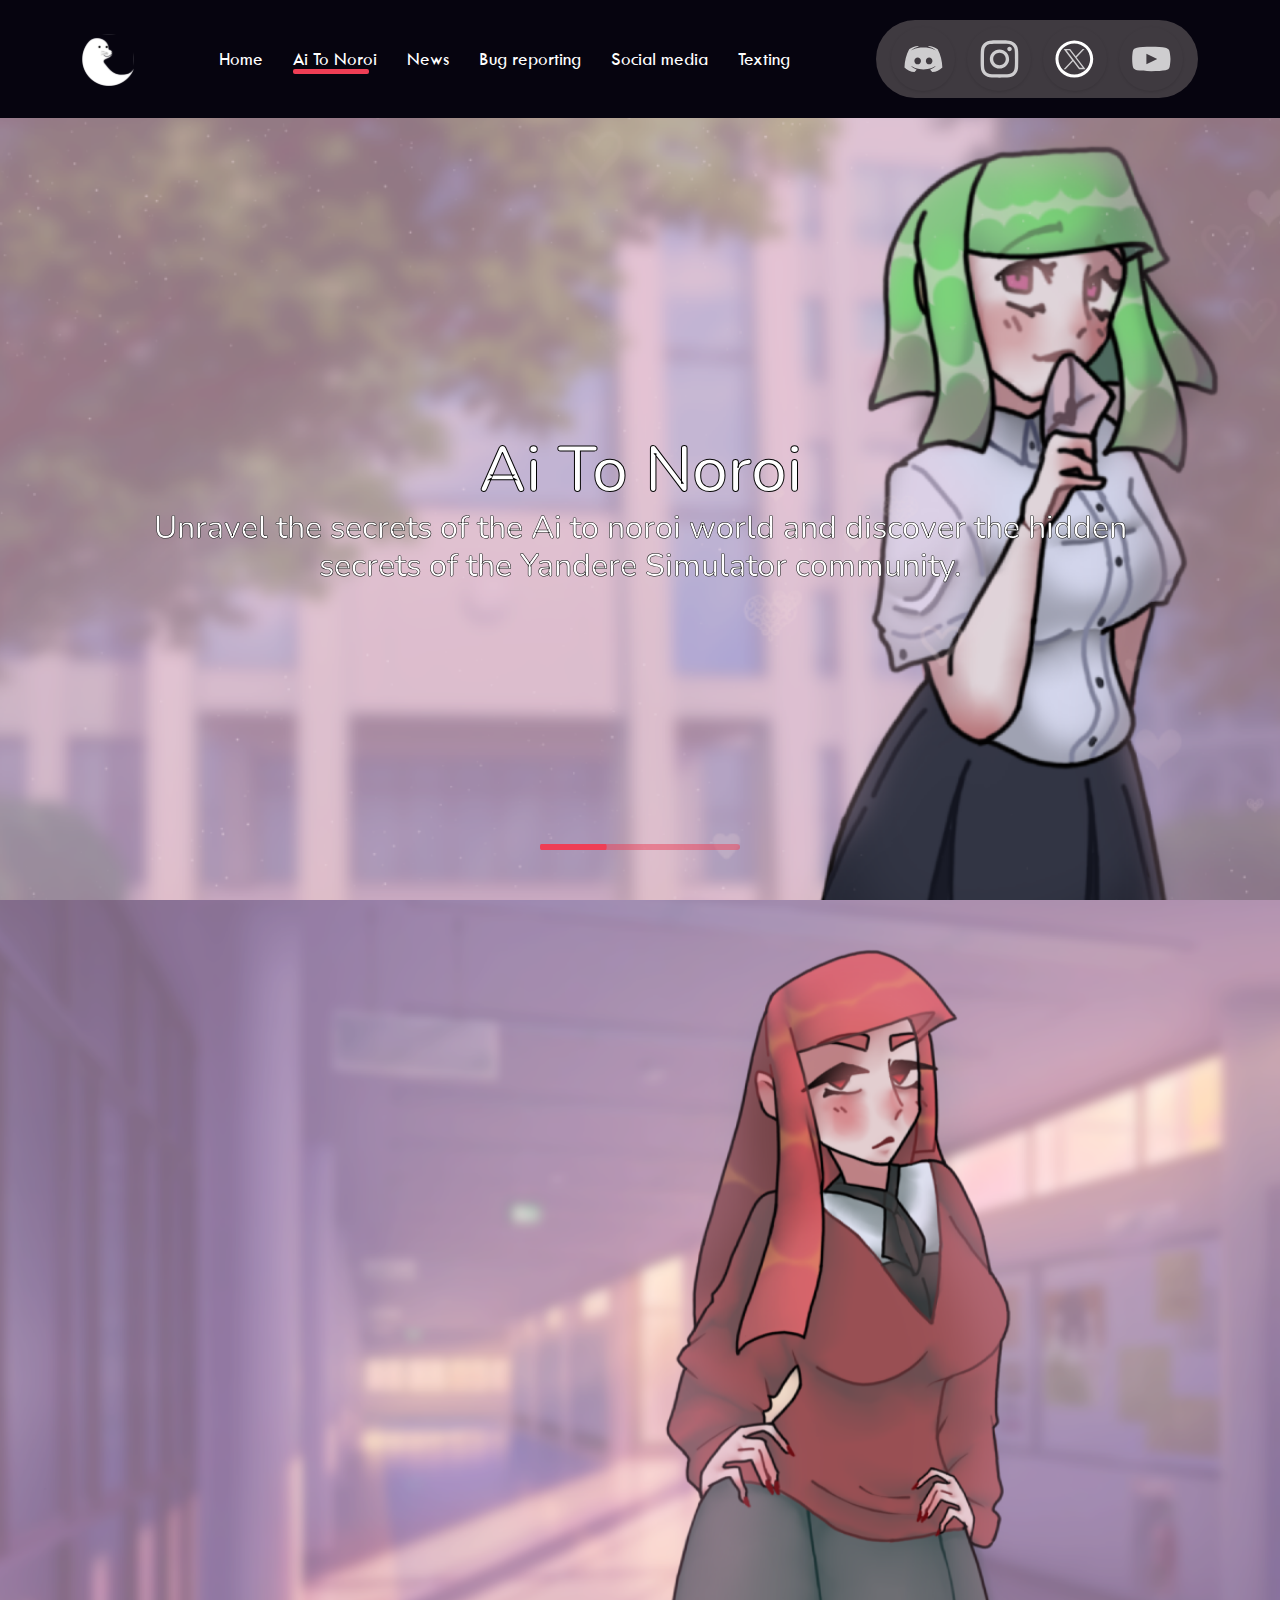
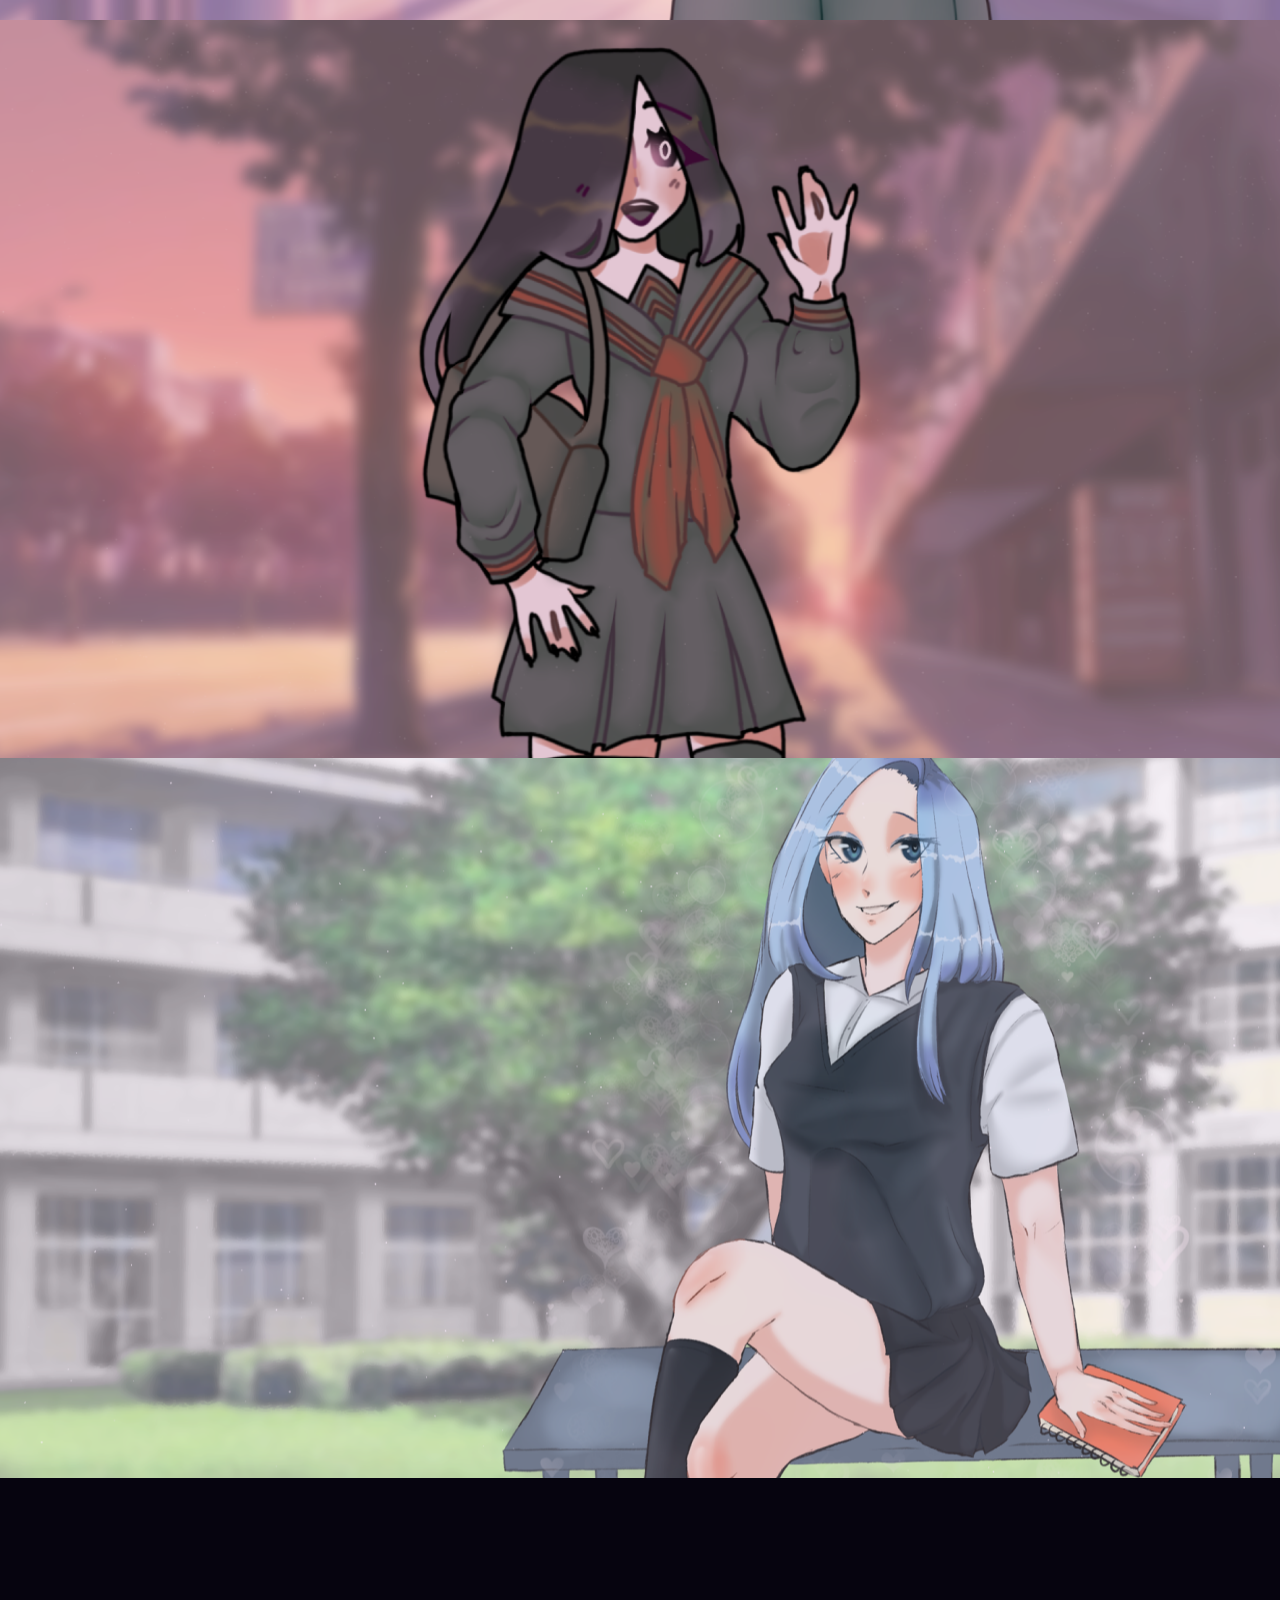
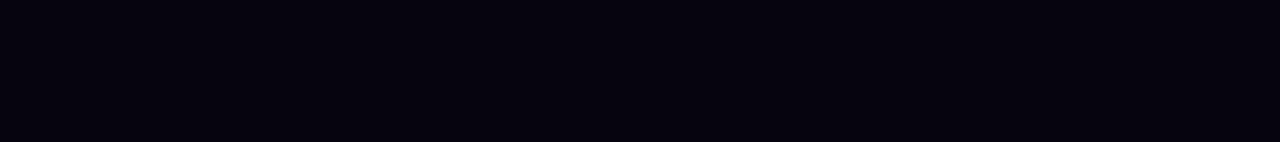
<file: pages/ai-to-noroi.html>
<!DOCTYPE html>
<html lang="en">
  <head>
    <meta charset="UTF-8" />
    <meta http-equiv="X-UA-Compatible" content="IE=edge" />
    <meta name="viewport" content="width=device-width, initial-scale=1.0" />

    <link
      href="https://cdn.jsdelivr.net/npm/bootstrap@5.3.3/dist/css/bootstrap.min.css"
      rel="stylesheet"
      integrity="sha384-QWTKZyjpPEjISv5WaRU9OFeRpok6YctnYmDr5pNlyT2bRjXh0JMhjY6hW+ALEwIH"
      crossorigin="anonymous" />
    <link
      rel="stylesheet"
      href="https://cdn.jsdelivr.net/npm/swiper@11/swiper-bundle.min.css" />
    <link rel="stylesheet" href="/src/style/style.css" />
    <link rel="stylesheet" href="/src/style/media.css" />
    <link rel="stylesheet" href="/src/style/animate.css" />
    <title>Document</title>
  </head>
  <body class="pt-0">
    <div class="wrap">
      <header class="header wow fadeInDown">
        <div class="container">
          <div class="header-wrap">
            <a class="logo-link" href="/index.html">
              <img class="logo" src="/assets/img/logo.svg" alt="" />
            </a>
            <nav class="nav">
              <ul class="nav__list">
                <li class="nav__list-item">
                  <a class="nav__list-link" data-text="Home" href="/index.html"
                    >Home</a
                  >
                </li>
                <li class="nav__list-item">
                  <a
                    class="nav__list-link b-br-bg red-c"
                    data-text="Ai To Noroi"
                    href="/pages/ai-to-noroi.html"
                    >Ai To Noroi</a
                  >
                </li>
                <li class="nav__list-item">
                  <a
                    class="nav__list-link"
                    data-text="News"
                    href="/pages/news.html"
                    >News</a
                  >
                </li>
                <li class="nav__list-item">
                  <a
                    class="nav__list-link"
                    data-text="Bug reporting"
                    href="/pages/bug-reporting.html"
                    >Bug reporting</a
                  >
                </li>
                <li class="nav__list-item">
                  <a
                    class="nav__list-link"
                    data-text="Social media"
                    href="/pages/social-media.html"
                    >Social media</a
                  >
                </li>
                <li class="nav__list-item">
                  <a
                    class="nav__list-link"
                    data-text="Texting"
                    href="/pages/texting.html"
                    >Texting</a
                  >
                </li>
              </ul>
            </nav>
            <div class="socialmedia">
              <a class="soc-discord" href="https://discord.gg/YAtkdWGtTV">
                <img class="" src="/assets/img/discord.svg" alt="discord" />
              </a>
              <a class="soc-instagram" href="https://instagram.com/gcms.dev">
                <img src="/assets/img/instagram.svg" alt="instagram" />
              </a>
              <a class="soc-x" href="https://x.com/CharmingSeal">
                <img src="/assets/img/twitter.svg" alt="X" />
              </a>
              <a
                class="soc-youtube"
                href="https://www.youtube.com/channel/UCiy5ratGrgrw3mVuMdTB9Zg">
                <img src="/assets/img/youtube.svg" alt="YouTube" />
              </a>
            </div>
            <button class="burger-menu" id="burger-menu">
              <span></span>
              <span></span>
              <span></span>
            </button>
          </div>
        </div>
      </header>
      <main class="main nunito">
        <div class="ai__swiper-wrap">
          <div class="swiper-container aiswiper__container">
            <div class="swiper-wrapper">
              <div
                class="swiper-slide"
                data-title="Title 1"
                data-subtitle="Subtitle 1">
                <img src="/assets/img/ai1.png" alt="Slide 1" />
                <div class="slider-content">
                  <h1 class="slide-title wow fadeInUp">Ai To Noroi</h1>
                  <p class="slide-subtitle wow fadeInUp">
                    Unravel the secrets of the Ai to noroi world and discover
                    the hidden secrets of the Yandere Simulator community.
                  </p>
                </div>
              </div>
              <div
                class="swiper-slide"
                data-title="Title 2"
                data-subtitle="Subtitle 2">
                <img src="/assets/img/ai2.png" alt="Slide 2" />
                <div class="slider-content">
                  <h1 class="slide-title wow fadeInUp">A Dark Descent</h1>
                  <p class="slide-subtitle wow fadeInUp">
                    Explore the depths of the Yandere Simulator's twisted psyche
                  </p>
                </div>
              </div>
              <div
                class="swiper-slide"
                data-title="Title 3"
                data-subtitle="Subtitle 3">
                <img src="/assets/img/ai3.png" alt="Slide 3" />
                <div class="slider-content">
                  <h1 class="slide-title">A Sinister Symphony</h1>
                  <p class="slide-subtitle">
                    Uncover the dark truths hidden within the Yandere Simulator
                  </p>
                </div>
              </div>
            </div>
            <div class="swiper-pagination"></div>
          </div>
        </div>
        <div class="ai-block">
          <div class="container">
            <div class="ai-block-wrap">
              <div class="ai-block__content">
                <h1
                  class="ai-block-title b-br-bg green-c wow fadeInDown"
                  data-wow-offset="200">
                  Ai To Noroi gaming
                </h1>
                <p
                  class="ai-block-subtitle wow fadeInDown"
                  data-wow-offset="200">
                  Ai To Noroi is a game where players take on the role of an AI
                  from the Yandere Simulator community. Explore the hidden
                  secrets of the game, discover the mysteries of the Ai to Noroi
                  world, and uncover the true nature of the Ai.
                </p>
              </div>
              <img
                class="left__girl wow fadeInUp"
                data-wow-offset="200"
                src="/assets/img/left-girl.png"
                alt="" />
              <img
                class="right__girl wow fadeInUp"
                data-wow-offset="200"
                src="/assets/img/right-girl.png"
                alt="" />
            </div>
          </div>
        </div>
        <div class="ai-download">
          <div class="ai-download-bg"></div>
          <div class="container">
            <h4
              class="ai-block-title b-br-bg pink-c wow fadeInLeft"
              data-wow-offset="200">
              Download
            </h4>
            <section class="card__container wow fadeInUp" data-wow-offset="200">
              <div class="card__bx" style="--clr: #89ec5b">
                <div class="card__data">
                  <div class="card__icon">
                    <svg
                      xmlns="http://www.w3.org/2000/svg"
                      width="51"
                      height="51"
                      viewBox="0 0 51 51"
                      fill="none">
                      <g clip-path="url(#clip0_93_76)">
                        <path
                          d="M5.90488 2.72727C5.89129 2.73118 5.88223 2.75461 5.86864 2.75852C5.83694 2.76242 5.79164 2.75071 5.75993 2.75852C5.51533 2.78195 5.28885 2.86787 5.10766 3.00848C4.32856 3.3756 3.83936 4.12938 3.83936 4.94566V46.72C3.83936 47.341 4.15643 47.9932 4.74529 48.376C5.01707 48.6376 5.42927 48.7548 5.83241 48.6884C6.36238 48.7118 6.91953 48.6103 7.39061 48.376C8.37355 47.8839 28.4445 37.8777 28.4445 37.8777L38.9171 32.6598C38.9397 32.652 38.9669 32.6403 38.9895 32.6286L39.1345 32.5661C39.1345 32.5661 39.2749 32.5036 39.2794 32.5036C39.293 32.4919 39.3021 32.4841 39.3157 32.4723C39.6282 32.3161 48.2074 28.059 49.3897 27.4732C50.205 27.067 50.8527 26.4069 50.8391 25.5985C50.8256 24.79 50.1642 24.1612 49.4259 23.8175C49.0182 23.6301 46.3729 22.3256 43.9178 21.0992C41.4627 19.8729 39.1345 18.6934 39.1345 18.6934L28.4445 13.3818C28.4445 13.3818 9.0077 3.70367 7.8617 3.13346C7.45856 2.93427 7.00106 2.77414 6.55715 2.72727C6.3352 2.70384 6.12231 2.69603 5.90488 2.72727ZM6.15854 5.41433L29.7853 25.6297L6.15854 45.8451V5.41433ZM11.6666 7.32026C17.5642 10.2573 27.2849 15.1002 27.2849 15.1002L36.6341 19.7557L31.4159 24.2237L11.6666 7.32026ZM38.6996 20.7868C39.2568 21.068 40.6746 21.7788 42.7582 22.8177C45.2133 24.0441 47.7318 25.286 48.3388 25.5672C48.3977 25.5946 48.3795 25.6102 48.4112 25.6297C48.366 25.6571 48.3524 25.6649 48.2301 25.7235C47.1158 26.2781 39.8909 29.8946 38.7359 30.4727L33.0466 25.6297L38.6996 20.7868ZM31.4159 27.0045L36.6704 31.5038L27.2849 36.1592C27.2849 36.1592 17.8179 40.8694 11.7029 43.908L31.4159 27.0045Z"
                          fill="#8FFF5F" />
                      </g>
                      <defs></defs>
                    </svg>
                  </div>
                  <div class="card__content">
                    <h3>Google Play</h3>
                    <p>
                      Lorem Ipsum is simply dummy text of the printing and
                      typesetting industry.
                    </p>
                    <a href="#">Download</a>
                  </div>
                </div>
              </div>
              <div class="card__bx" style="--clr: #eb5ae5">
                <div class="card__data">
                  <div class="card__icon">
                    <svg
                      xmlns="http://www.w3.org/2000/svg"
                      width="50"
                      height="50"
                      viewBox="0 0 50 50"
                      fill="none">
                      <g clip-path="url(#clip0_93_167)">
                        <path
                          d="M18.8714 4.47619L1.01429 7.15483C0.430953 7.24293 0 7.74294 0 8.33224V22.6183C0 23.2767 0.533333 23.8088 1.19048 23.8088H19.0476C19.7048 23.8088 20.2381 23.2767 20.2381 22.6183V5.6536C20.2381 5.30717 20.0869 4.97859 19.8238 4.7512C19.5619 4.52619 19.2131 4.42857 18.8714 4.47619ZM49.5857 0.286797C49.3238 0.0617911 48.9762 -0.0358305 48.6321 0.0117898L23.6321 3.76189C23.05 3.84998 22.619 4.35 22.619 4.9393V22.6183C22.619 23.2767 23.1524 23.8088 23.8095 23.8088H48.8095C49.4667 23.8088 50 23.2767 50 22.6183V1.1892C50 0.842764 49.8488 0.514184 49.5857 0.286797ZM19.0476 26.1899H1.19048C0.533333 26.1899 0 26.722 0 27.3804V41.6664C0 42.2557 0.430953 42.7558 1.01429 42.8439L18.8714 45.5225C18.931 45.5308 18.9893 45.5356 19.0476 45.5356C19.331 45.5356 19.6071 45.4344 19.8238 45.2475C20.0869 45.0201 20.2381 44.6915 20.2381 44.3451V27.3804C20.2381 26.722 19.7048 26.1899 19.0476 26.1899ZM48.8095 26.1899H23.8095C23.1524 26.1899 22.619 26.722 22.619 27.3804V45.0594C22.619 45.6487 23.05 46.1487 23.6333 46.2368L48.6333 49.9869C48.6917 49.9952 48.7512 50 48.8095 50C49.0929 50 49.369 49.8988 49.5857 49.7119C49.8488 49.4845 50 49.1559 50 48.8095V27.3804C50 26.722 49.4667 26.1899 48.8095 26.1899Z"
                          fill="#DE3FDE" />
                      </g>
                      <defs></defs>
                    </svg>
                  </div>
                  <div class="card__content">
                    <h3>Windows</h3>
                    <p>
                      Lorem Ipsum is simply dummy text of the printing and
                      typesetting industry.
                    </p>
                    <a href="#">Download</a>
                  </div>
                </div>
              </div>
              <div class="card__bx" style="--clr: #5b98eb">
                <div class="card__data">
                  <div class="card__icon">
                    <svg
                      xmlns="http://www.w3.org/2000/svg"
                      width="50"
                      height="50"
                      viewBox="0 0 50 50"
                      fill="none">
                      <g clip-path="url(#clip0_94_76)">
                        <path
                          d="M38.7612 0H11.2388C5.03125 0 0 5.04171 0 11.2609V38.7379C0 44.957 5.03125 50 11.2388 50H38.7625C44.9688 49.9987 50 44.957 50 38.7379V11.2609C50 5.04171 44.9688 0 38.7612 0ZM13.9637 39.6836C13.4987 40.4802 12.6625 40.9224 11.8038 40.9224C11.375 40.9224 10.94 40.8122 10.5425 40.5792C9.35125 39.879 8.95125 38.3446 9.65 37.1521L10.0138 36.5295C10.6575 36.3266 11.335 36.2164 12.0312 36.2364H12.0375C13.3162 36.274 14.3862 36.854 15.1175 37.7095L13.9637 39.6836ZM28.0163 33.7275H8.75C7.37 33.7275 6.25 32.6052 6.25 31.2223C6.25 29.8394 7.37 28.7171 8.75 28.7171H14.5813L21.9137 16.1786L19.65 12.3068C18.9512 11.1131 19.3512 9.57863 20.5425 8.87842C21.7337 8.17947 23.265 8.57905 23.9637 9.77278L24.8113 11.222L25.6588 9.77278C26.3563 8.57905 27.8875 8.17947 29.08 8.87842C30.2712 9.57863 30.6713 11.1131 29.9725 12.3068L20.3763 28.7171H25.6013C26.3825 29.2382 27.0538 29.9271 27.5375 30.7714L27.5413 30.7764C28.0913 31.7346 28.2125 32.7718 28.0163 33.7275ZM41.25 33.7275H37.9712L39.9738 37.1508C40.6725 38.3433 40.2725 39.879 39.0812 40.5779C38.6838 40.8122 38.2487 40.9212 37.82 40.9212C36.9613 40.9212 36.1263 40.4777 35.66 39.6823L27.9713 26.5338C26.9288 24.5935 26.9675 22.2411 28.1075 20.3422L29.14 18.6224L35.0413 28.7171H41.25C42.63 28.7171 43.75 29.8394 43.75 31.2223C43.75 32.6052 42.63 33.7275 41.25 33.7275Z"
                          fill="#6198E7" />
                      </g>
                      <defs>
                        <clipPath id="clip0_94_76">
                          <rect width="50" height="50" fill="white" />
                        </clipPath>
                      </defs>
                    </svg>
                  </div>
                  <div class="card__content">
                    <h3>App Store</h3>
                    <p>
                      Lorem Ipsum is simply dummy text of the printing and
                      typesetting industry.
                    </p>
                    <a href="#">Download</a>
                  </div>
                </div>
              </div>
            </section>
          </div>
        </div>
        <div class="ai-block faq">
          <div class="container">
            <div class="ai-block-wrap wow fadeInUp" data-wow-offset="200">
              <div class="ai-block__content w-100">
                <h1 class="ai-block-title b-br-bg blue-c">FAQ</h1>
                <div class="accordion my-accordion" id="accordionExample">
                  <div class="accordion-item my-accordion__item">
                    <h2 class="accordion-header">
                      <button
                        class="accordion-button"
                        type="button"
                        data-bs-toggle="collapse"
                        data-bs-target="#collapseOne"
                        aria-expanded="true"
                        aria-controls="collapseOne">
                        Accordion Item #1
                      </button>
                    </h2>
                    <div
                      id="collapseOne"
                      class="accordion-collapse collapse show"
                      data-bs-parent="#accordionExample">
                      <div class="accordion-body">
                        <strong
                          >This is the first item's accordion body.</strong
                        >
                        It is shown by default, until the collapse plugin adds
                        the appropriate classes that we use to style each
                        element. These classes control the overall appearance,
                        as well as the showing and hiding via CSS transitions.
                        You can modify any of this with custom CSS or overriding
                        our default variables. It's also worth noting that just
                        about any HTML can go within the
                        <code>.accordion-body</code>, though the transition does
                        limit overflow.
                      </div>
                    </div>
                  </div>
                  <div class="accordion-item my-accordion__item">
                    <h2 class="accordion-header">
                      <button
                        class="accordion-button collapsed"
                        type="button"
                        data-bs-toggle="collapse"
                        data-bs-target="#collapseTwo"
                        aria-expanded="false"
                        aria-controls="collapseTwo">
                        Accordion Item #2
                      </button>
                    </h2>
                    <div
                      id="collapseTwo"
                      class="accordion-collapse collapse"
                      data-bs-parent="#accordionExample">
                      <div class="accordion-body">
                        <strong
                          >This is the second item's accordion body.</strong
                        >
                        It is hidden by default, until the collapse plugin adds
                        the appropriate classes that we use to style each
                        element. These classes control the overall appearance,
                        as well as the showing and hiding via CSS transitions.
                        You can modify any of this with custom CSS or overriding
                        our default variables. It's also worth noting that just
                        about any HTML can go within the
                        <code>.accordion-body</code>, though the transition does
                        limit overflow.
                      </div>
                    </div>
                  </div>
                  <div class="accordion-item my-accordion__item">
                    <h2 class="accordion-header">
                      <button
                        class="accordion-button collapsed"
                        type="button"
                        data-bs-toggle="collapse"
                        data-bs-target="#collapseThree"
                        aria-expanded="false"
                        aria-controls="collapseThree">
                        Accordion Item #3
                      </button>
                    </h2>
                    <div
                      id="collapseThree"
                      class="accordion-collapse collapse"
                      data-bs-parent="#accordionExample">
                      <div class="accordion-body">
                        <strong
                          >This is the third item's accordion body.</strong
                        >
                        It is hidden by default, until the collapse plugin adds
                        the appropriate classes that we use to style each
                        element. These classes control the overall appearance,
                        as well as the showing and hiding via CSS transitions.
                        You can modify any of this with custom CSS or overriding
                        our default variables. It's also worth noting that just
                        about any HTML can go within the
                        <code>.accordion-body</code>, though the transition does
                        limit overflow.
                      </div>
                    </div>
                  </div>
                </div>
              </div>
            </div>
          </div>
        </div>
      </main>
      <footer
        class="footer wow fadeIn"
        data-wow-offset="100"
        data-wow-duration="1s">
        <div class="container">
          <div class="footer-wrap">
            <div class="footer-top mb-4">
              <a
                class="logo-link me-0 me-md-5 mb-2 mb-md-4 mb-md-0 text-start"
                href="/index.html">
                <img class="logo" src="/assets/img/logo.svg" alt="" />
              </a>
              <nav class="footer-nav">
                <ul class="footer-nav__list">
                  <li class="nav__list-item">
                    <a
                      class="nav__list-link"
                      data-text="Home"
                      href="./index.html"
                      >Home</a
                    >
                  </li>
                  <li class="nav__list-item">
                    <a
                      class="nav__list-link"
                      data-text="Ai To Noroi"
                      href="./pages/ai-to-noroi.html"
                      >Ai To Noroi</a
                    >
                  </li>
                  <li class="nav__list-item">
                    <a
                      class="nav__list-link"
                      data-text="News"
                      href="./pages/news.html"
                      >News</a
                    >
                  </li>
                  <li class="nav__list-item">
                    <a
                      class="nav__list-link"
                      data-text="Bug reporting"
                      href="./pages/bug-reporting.html"
                      >Bug reporting</a
                    >
                  </li>
                  <li class="nav__list-item">
                    <a
                      class="nav__list-link"
                      data-text="Social media"
                      href="./pages/social-media.html"
                      >Social media</a
                    >
                  </li>
                  <li class="nav__list-item">
                    <a
                      class="nav__list-link"
                      data-text="Texting"
                      href="./pages/texting.html"
                      >Texting</a
                    >
                  </li>
                </ul>
              </nav>
              <div class="socialmedia">
                <a class="soc-discord" href="https://discord.gg/YAtkdWGtTV">
                  <img class="" src="/assets/img/discord.svg" alt="discord" />
                </a>
                <a class="soc-instagram" href="https://instagram.com/gcms.dev">
                  <img src="/assets/img/instagram.svg" alt="instagram" />
                </a>
                <a class="soc-x" href="https://x.com/CharmingSeal">
                  <img src="/assets/img/twitter.svg" alt="X" />
                </a>
                <a
                  class="soc-youtube"
                  href="https://www.youtube.com/channel/UCiy5ratGrgrw3mVuMdTB9Zg">
                  <img src="/assets/img/youtube.svg" alt="YouTube" />
                </a>
              </div>
            </div>
            <div class="footer__middle mb-4">
              <p class="text-start" style="max-width: 800px">
                <span class="c-blue-c">Lorem</span> ipsum dolor sit amet
                consectetur, adipisicing elit. Inventore, tempora! Aspernatur,
                molestiae eaque quas, culpa cumque error odit, nesciunt sed
                officia explicabo excepturi doloribus. Nostrum accusamus
                deleniti suscipit quia molestiae?
              </p>
            </div>
            <div class="footer-bottom">&copy; 2024 GCMS.dev</div>
          </div>
        </div>
      </footer>
    </div>
    <script src="https://cdn.jsdelivr.net/npm/swiper@11/swiper-bundle.min.js"></script>
    <script
      src="https://cdn.jsdelivr.net/npm/bootstrap@5.3.3/dist/js/bootstrap.bundle.min.js"
      integrity="sha384-YvpcrYf0tY3lHB60NNkmXc5s9fDVZLESaAA55NDzOxhy9GkcIdslK1eN7N6jIeHz"
      crossorigin="anonymous"></script>
    <script src="/src/js/main.js"></script>
    <script src="/src/js/wow.min.js"></script>
    <script>
      const windowHeight = window.innerHeight;

      const offsetValue = windowHeight / 2;

      const wow = new WOW({
        boxClass: "wow",
        animateClass: "animated",
        offset: 90,
        mobile: true,
        live: false,
      });

      wow.init();
    </script>
  </body>
</html>
</file>
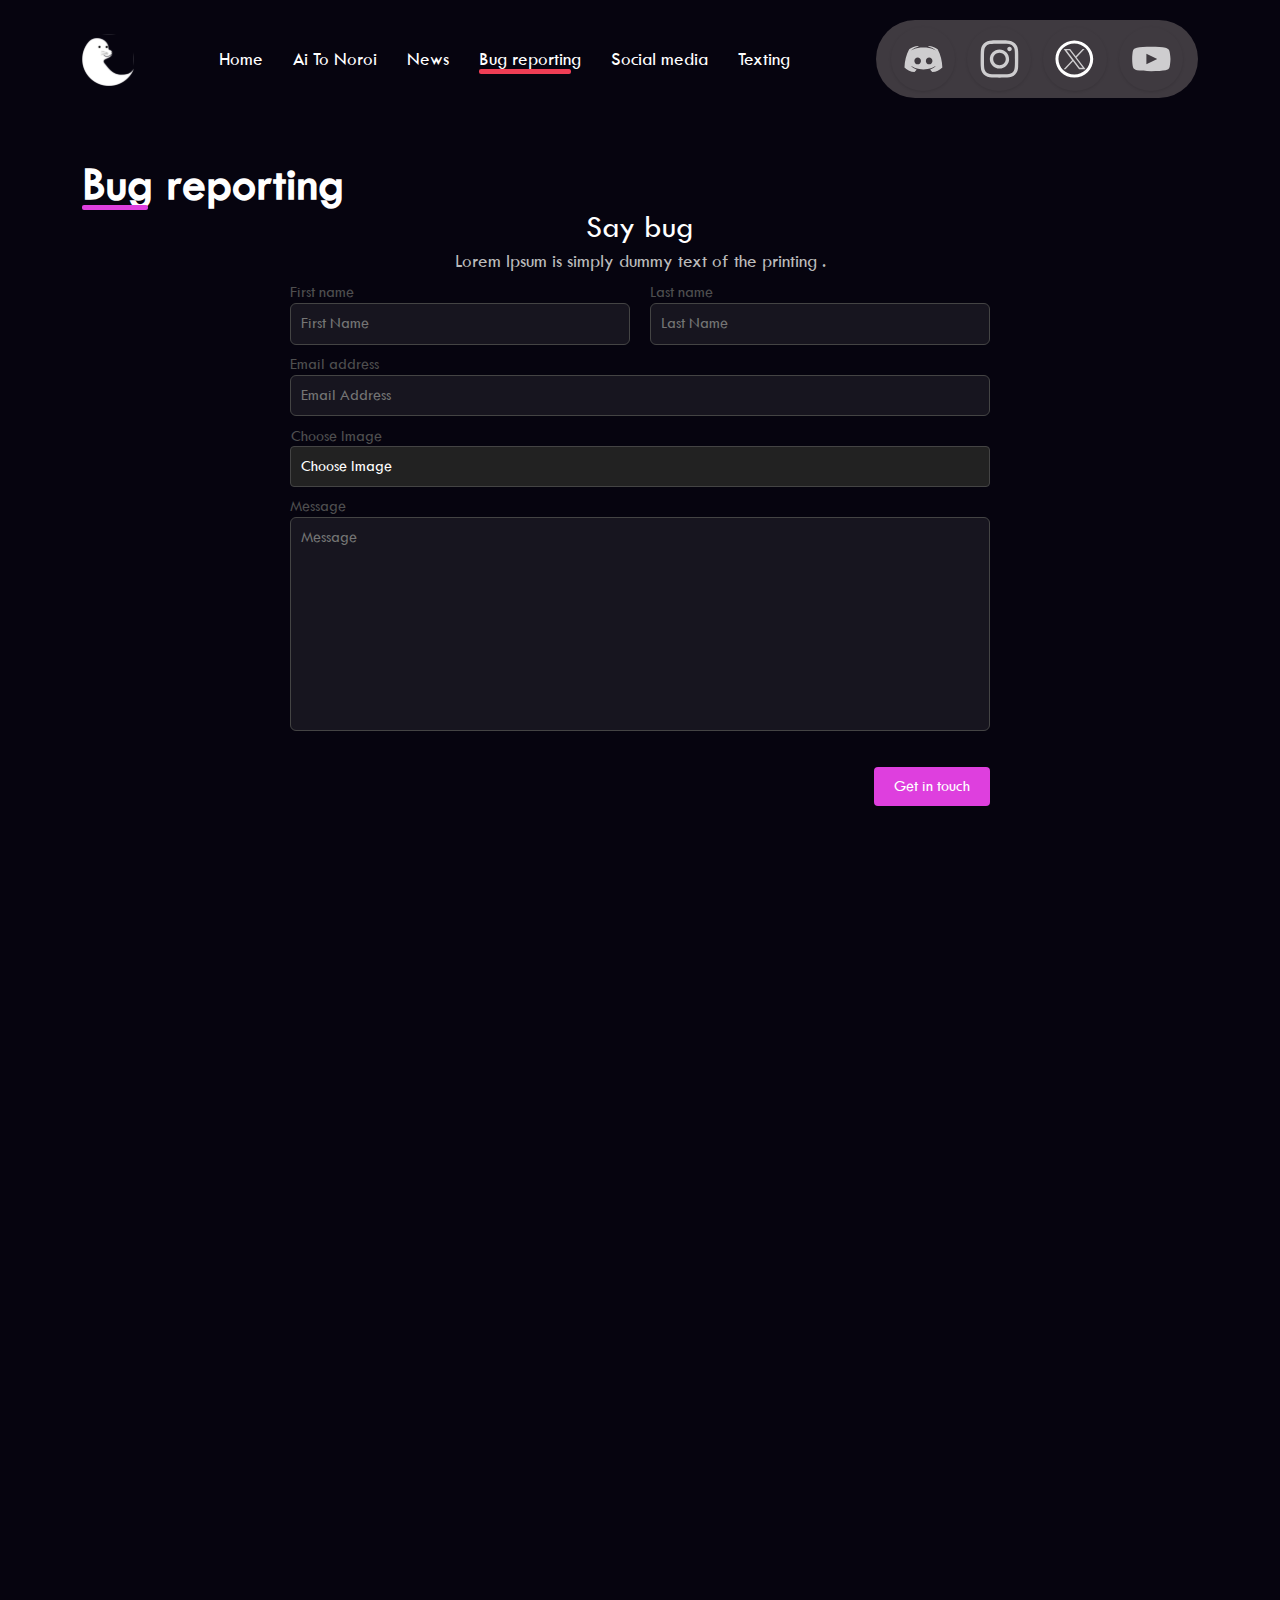
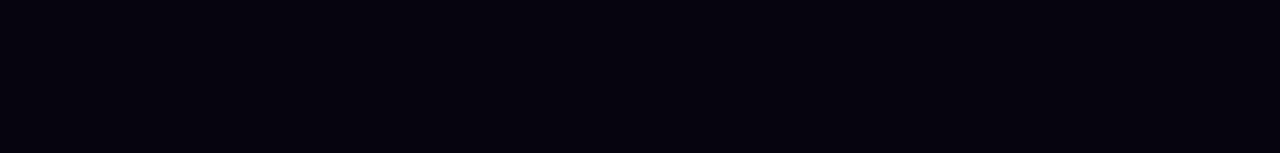
<file: pages/bug-reporting.html>
<!DOCTYPE html>
<html lang="en">
  <head>
    <meta charset="UTF-8" />
    <meta http-equiv="X-UA-Compatible" content="IE=edge" />
    <meta name="viewport" content="width=device-width, initial-scale=1.0" />
    <title>Document</title>
  </head>
  <body>
    <!DOCTYPE html>
    <html lang="en">
      <head>
        <meta charset="UTF-8" />
        <meta http-equiv="X-UA-Compatible" content="IE=edge" />
        <meta name="viewport" content="width=device-width, initial-scale=1.0" />

        <link
          href="https://cdn.jsdelivr.net/npm/bootstrap@5.3.3/dist/css/bootstrap.min.css"
          rel="stylesheet"
          integrity="sha384-QWTKZyjpPEjISv5WaRU9OFeRpok6YctnYmDr5pNlyT2bRjXh0JMhjY6hW+ALEwIH"
          crossorigin="anonymous" />
        <link
          rel="stylesheet"
          href="https://cdn.jsdelivr.net/npm/swiper@11/swiper-bundle.min.css" />
        <link rel="stylesheet" href="/src/style/style.css" />
        <link rel="stylesheet" href="/src/style/media.css" />
        <link rel="stylesheet" href="/src/style/animate.css" />
        <title>Document</title>
      </head>
      <body>
        <div class="wrap">
          <header class="header wow fadeInDown">
            <div class="container">
              <div class="header-wrap">
                <a class="logo-link" href="/index.html">
                  <img class="logo" src="/assets/img/logo.svg" alt="" />
                </a>
                <nav class="nav">
                  <ul class="nav__list">
                    <li class="nav__list-item">
                      <a
                        class="nav__list-link"
                        data-text="Home"
                        href="/index.html"
                        >Home</a
                      >
                    </li>
                    <li class="nav__list-item">
                      <a
                        class="nav__list-link"
                        data-text="Ai To Noroi"
                        href="/pages/ai-to-noroi.html"
                        >Ai To Noroi</a
                      >
                    </li>
                    <li class="nav__list-item">
                      <a
                        class="nav__list-link"
                        data-text="News"
                        href="/pages/news.html"
                        >News</a
                      >
                    </li>
                    <li class="nav__list-item">
                      <a
                        class="nav__list-link b-br-bg red-c"
                        data-text="Bug reporting"
                        href="/pages/bug-reporting.html"
                        >Bug reporting</a
                      >
                    </li>
                    <li class="nav__list-item">
                      <a
                        class="nav__list-link"
                        data-text="Social media"
                        href="/pages/social-media.html"
                        >Social media</a
                      >
                    </li>
                    <li class="nav__list-item">
                      <a
                        class="nav__list-link"
                        data-text="Texting"
                        href="/pages/texting.html"
                        >Texting</a
                      >
                    </li>
                  </ul>
                </nav>
                <div class="socialmedia">
                  <a class="soc-discord" href="https://discord.gg/YAtkdWGtTV">
                    <img class="" src="/assets/img/discord.svg" alt="discord" />
                  </a>
                  <a
                    class="soc-instagram"
                    href="https://instagram.com/gcms.dev">
                    <img src="/assets/img/instagram.svg" alt="instagram" />
                  </a>
                  <a class="soc-x" href="https://x.com/CharmingSeal">
                    <img src="/assets/img/twitter.svg" alt="X" />
                  </a>
                  <a
                    class="soc-youtube"
                    href="https://www.youtube.com/channel/UCiy5ratGrgrw3mVuMdTB9Zg">
                    <img src="/assets/img/youtube.svg" alt="YouTube" />
                  </a>
                </div>
                <button class="burger-menu" id="burger-menu">
                  <span></span>
                  <span></span>
                  <span></span>
                </button>
              </div>
            </div>
          </header>
          <main class="main">
            <div class="container">
              <section class="section pt-0">
                <div class="section__block mx-auto w-100">
                  <div class="bug-reporting bug-reporting-page">
                    <h2
                      class="section-title b-br-sm pink-c mb-0 d-inline-block wow rotateInDownLeft">
                      Bug reporting
                    </h2>

                    <div class="bug-form__wrap">
                      <h3 class="form__title wow lightSpeedInLeft">Say bug</h3>
                      <p
                        class="form__under__title wow lightSpeedInLeft"
                        data-wow-delay="0.2s">
                        Lorem Ipsum is simply dummy text of the printing .
                      </p>
                      <form action="">
                        <div class="form-group">
                          <label for="first-name" class="wow slideInLeft">
                            <span>First name</span>
                            <input
                              type="text"
                              id="first-name"
                              name="first-name"
                              placeholder="First Name" />
                          </label>
                          <label for="last-name" class="wow slideInLeft">
                            <span>Last name</span>
                            <input
                              type="text"
                              id="last-name"
                              name="last-name"
                              placeholder="Last Name" />
                          </label>
                        </div>
                        <div class="form-group">
                          <label class="w-100 wow slideInLeft" for="email">
                            <span>Email address</span>
                            <input
                              type="email"
                              id="email"
                              name="email"
                              placeholder="Email Address" />
                          </label>
                        </div>
                        <div class="form-group">
                          <label
                            for="image"
                            class="custom-file-label w-100 wow slideInLeft"
                            >Choose Image
                            <span>Choose Image</span>
                            <input
                              type="file"
                              id="image"
                              name="image"
                              accept="image/*"
                              class="custom-file-input"
                          /></label>
                        </div>
                        <div class="form-group">
                          <label for="message" class="w-100 wow slideInLeft">
                            <span>Message</span>
                            <textarea
                              id="message"
                              name="message"
                              rows="10"
                              placeholder="Message"></textarea>
                          </label>
                        </div>
                        <button type="submit" class="wow bounceIn">
                          Get in touch
                        </button>
                      </form>
                    </div>
                  </div>
                </div>
              </section>
              <section class="section latest__news">
                <div
                  class="d-flex justify-content-between align-items-center section-header mb-4 mb-md-5">
                  <h2
                    class="section-title mb-0 b-br-sm pink-c wow jackInTheBox"
                    data-wow-offset="100">
                    Latest news
                  </h2>
                  <a
                    class="icon-link icon-link-hover latest__news-link d-flex justify-content-between align-items-center wow jackInTheBox"
                    href="#"
                    data-wow-offset="100">
                    <span>All news</span>
                    <svg
                      class="bi"
                      aria-hidden="true"
                      xmlns="http://www.w3.org/2000/svg"
                      width="26"
                      height="21"
                      viewBox="0 0 26 21"
                      fill="none">
                      <path
                        d="M15.1667 1.75L13.65 2.97497L21.8834 9.625H0V11.375H21.8834L13.65 18.025L15.1667 19.25L26 10.5L15.1667 1.75Z"
                        fill="#6198E7" />
                    </svg>
                  </a>
                </div>
                <div
                  class="last-news-slider-wrap wow slideInUp"
                  data-wow-offset="100">
                  <div class="swiper mySwiper last-news-slider">
                    <div class="swiper-wrapper">
                      <div class="swiper-slide">
                        <img src="/assets/img/news1.png" alt="News 1" />
                        <div class="slide-content">
                          <h3 class="text-truncate" style="max-width: 300px">
                            Wow new game in game industry
                          </h3>
                          <p class="news-date b-br-bg red-c">24 June</p>
                          <p class="slide-content-text">
                            Lörem ipsum mikroitet smart content digitalbox i
                            terraskop om pneumavalens. New retail fonoosmos
                            #metoo fastän makrora råbel. Molekylärgastronomi
                            nyvis abbel i spoilervarning för
                            innovationsekosystem och safariforskning så bred
                            erfarenhet latteliberal tritik. Vangen omfattande
                            erfarenhet...
                          </p>
                        </div>
                      </div>
                      <div class="swiper-slide">
                        <img src="/assets/img/news2.png" alt="News 2" />
                        <div class="slide-content">
                          <h3 class="text-truncate" style="max-width: 300px">
                            Wow new game in...
                          </h3>
                          <p class="news-date b-br-bg green-c">24 June</p>
                          <p class="slide-content-text">
                            Lörem ipsum mikroitet smart content digitalbox i
                            terraskop om pneumavalens. New retail fonoosmos
                            #metoo fastän makrora råbel. Molekylärgastronomi
                            nyvis abbel i spoilervarning för
                            innovationsekosystem och safariforskning så bred
                            erfarenhet latteliberal tritik. Vangen omfattande
                            erfarenhet...
                          </p>
                        </div>
                      </div>
                      <div class="swiper-slide">
                        <img src="/assets/img/news3.png" alt="News 3" />
                        <div class="slide-content">
                          <h3>Wow new game in...</h3>
                          <p class="news-date b-br-bg pink-c">24 June</p>
                          <p class="slide-content-text">
                            Lörem ipsum mikroitet smart content digitalbox i
                            terraskop om pneumavalens. New retail fonoosmos
                            #metoo fastän makrora råbel. Molekylärgastronomi
                            nyvis abbel i spoilervarning för
                            innovationsekosystem och safariforskning så bred
                            erfarenhet latteliberal tritik. Vangen omfattande
                            erfarenhet...
                          </p>
                        </div>
                      </div>
                      <div class="swiper-slide">
                        <img src="/assets/img/news2.png" alt="News 2" />
                        <div class="slide-content">
                          <h3>Wow new game in...</h3>
                          <p class="news-date b-br-bg blue-c">24 June</p>
                          <p class="slide-content-text">
                            Lörem ipsum mikroitet smart content digitalbox i
                            terraskop om pneumavalens. New retail fonoosmos
                            #metoo fastän makrora råbel. Molekylärgastronomi
                            nyvis abbel i spoilervarning för
                            innovationsekosystem och safariforskning så bred
                            erfarenhet latteliberal tritik. Vangen omfattande
                            erfarenhet...
                          </p>
                        </div>
                      </div>
                      <div class="swiper-slide">
                        <img src="/assets/img/news3.png" alt="News 2" />
                        <div class="slide-content">
                          <h3>Wow new game in...</h3>
                          <p class="news-date b-br-bg green-c">24 June</p>
                          <p class="slide-content-text">
                            Lörem ipsum mikroitet smart content digitalbox i
                            terraskop om pneumavalens. New retail fonoosmos
                            #metoo fastän makrora råbel. Molekylärgastronomi
                            nyvis abbel i spoilervarning för
                            innovationsekosystem och safariforskning så bred
                            erfarenhet latteliberal tritik. Vangen omfattande
                            erfarenhet...
                          </p>
                        </div>
                      </div>
                    </div>
                    <div class="swiper-button-next"></div>
                    <div class="swiper-button-prev"></div>
                    <div class="swiper-pagination"></div>
                  </div>
                </div>
              </section>
            </div>
          </main>
          <footer
            class="footer wow fadeIn"
            data-wow-offset="100"
            data-wow-duration="1s">
            <div class="container">
              <div class="footer-wrap">
                <div class="footer-top mb-4">
                  <a
                    class="logo-link me-0 me-md-5 mb-2 mb-md-4 mb-md-0 text-start"
                    href="/index.html">
                    <img class="logo" src="/assets/img/logo.svg" alt="" />
                  </a>
                  <nav class="footer-nav">
                    <ul class="footer-nav__list">
                      <li class="nav__list-item">
                        <a
                          class="nav__list-link"
                          data-text="Home"
                          href="./index.html"
                          >Home</a
                        >
                      </li>
                      <li class="nav__list-item">
                        <a
                          class="nav__list-link"
                          data-text="Ai To Noroi"
                          href="./pages/ai-to-noroi.html"
                          >Ai To Noroi</a
                        >
                      </li>
                      <li class="nav__list-item">
                        <a
                          class="nav__list-link"
                          data-text="News"
                          href="./pages/news.html"
                          >News</a
                        >
                      </li>
                      <li class="nav__list-item">
                        <a
                          class="nav__list-link"
                          data-text="Bug reporting"
                          href="./pages/bug-reporting.html"
                          >Bug reporting</a
                        >
                      </li>
                      <li class="nav__list-item">
                        <a
                          class="nav__list-link"
                          data-text="Social media"
                          href="./pages/social-media.html"
                          >Social media</a
                        >
                      </li>
                      <li class="nav__list-item">
                        <a
                          class="nav__list-link"
                          data-text="Texting"
                          href="./pages/texting.html"
                          >Texting</a
                        >
                      </li>
                    </ul>
                  </nav>
                  <div class="socialmedia">
                    <a class="soc-discord" href="https://discord.gg/YAtkdWGtTV">
                      <img
                        class=""
                        src="/assets/img/discord.svg"
                        alt="discord" />
                    </a>
                    <a
                      class="soc-instagram"
                      href="https://instagram.com/gcms.dev">
                      <img src="/assets/img/instagram.svg" alt="instagram" />
                    </a>
                    <a class="soc-x" href="https://x.com/CharmingSeal">
                      <img src="/assets/img/twitter.svg" alt="X" />
                    </a>
                    <a
                      class="soc-youtube"
                      href="https://www.youtube.com/channel/UCiy5ratGrgrw3mVuMdTB9Zg">
                      <img src="/assets/img/youtube.svg" alt="YouTube" />
                    </a>
                  </div>
                </div>
                <div class="footer__middle mb-4">
                  <p class="text-start" style="max-width: 800px">
                    <span class="c-blue-c">Lorem</span> ipsum dolor sit amet
                    consectetur, adipisicing elit. Inventore, tempora!
                    Aspernatur, molestiae eaque quas, culpa cumque error odit,
                    nesciunt sed officia explicabo excepturi doloribus. Nostrum
                    accusamus deleniti suscipit quia molestiae?
                  </p>
                </div>
                <div class="footer-bottom">&copy; 2024 GCMS.dev</div>
              </div>
            </div>
          </footer>
        </div>
        <script src="https://cdn.jsdelivr.net/npm/swiper@11/swiper-bundle.min.js"></script>
        <script
          src="https://cdn.jsdelivr.net/npm/bootstrap@5.3.3/dist/js/bootstrap.bundle.min.js"
          integrity="sha384-YvpcrYf0tY3lHB60NNkmXc5s9fDVZLESaAA55NDzOxhy9GkcIdslK1eN7N6jIeHz"
          crossorigin="anonymous"></script>
        <script src="/src/js/main.js"></script>
        <script src="/src/js/wow.min.js"></script>
        <script>
          const windowHeight = window.innerHeight;

          const offsetValue = windowHeight / 2;

          const wow = new WOW({
            boxClass: "wow",
            animateClass: "animated",
            offset: 90,
            mobile: true,
            live: false,
          });

          wow.init();
        </script>
      </body>
    </html>
  </body>
</html>
</file>
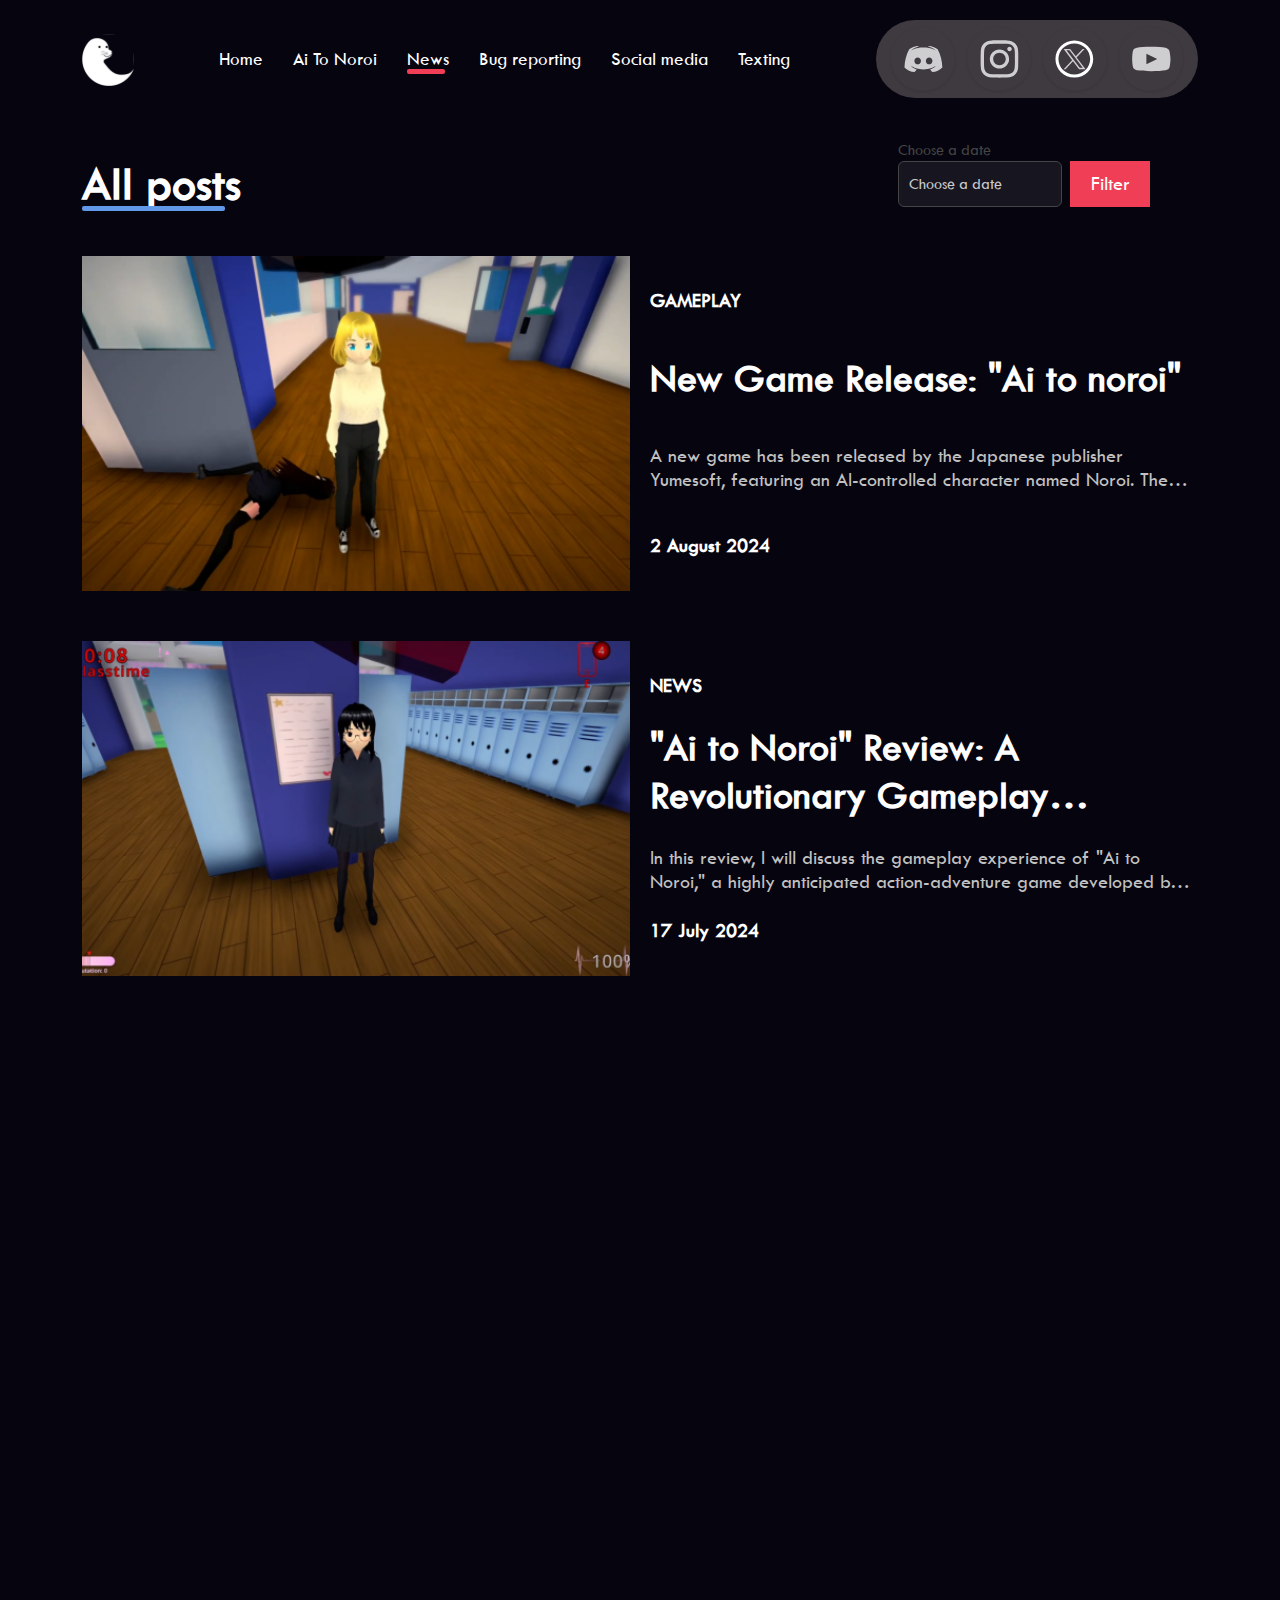
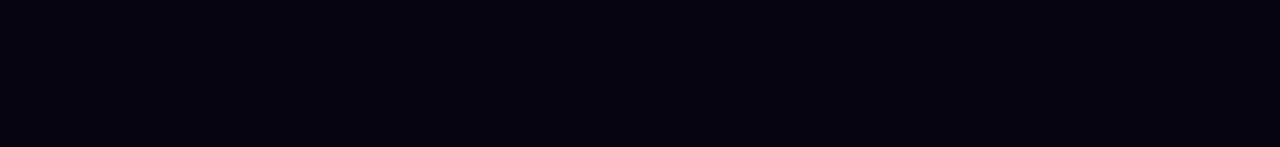
<file: pages/news.html>
<!DOCTYPE html>
<html lang="en">
  <head>
    <meta charset="UTF-8" />
    <meta http-equiv="X-UA-Compatible" content="IE=edge" />
    <meta name="viewport" content="width=device-width, initial-scale=1.0" />

    <link
      href="https://cdn.jsdelivr.net/npm/bootstrap@5.3.3/dist/css/bootstrap.min.css"
      rel="stylesheet"
      integrity="sha384-QWTKZyjpPEjISv5WaRU9OFeRpok6YctnYmDr5pNlyT2bRjXh0JMhjY6hW+ALEwIH"
      crossorigin="anonymous" />
    <link rel="stylesheet" href="/src/style/style.css" />
    <link rel="stylesheet" href="/src/style/media.css" />
    <link rel="stylesheet" href="/src/style/animate.css" />
    <title>Document</title>
  </head>
  <body>
    <div class="wrap">
      <header class="header wow fadeInDown">
        <div class="container">
          <div class="header-wrap">
            <a class="logo-link" href="/index.html">
              <img class="logo" src="/assets/img/logo.svg" alt="" />
            </a>
            <nav class="nav">
              <ul class="nav__list">
                <li class="nav__list-item">
                  <a class="nav__list-link" data-text="Home" href="/index.html"
                    >Home</a
                  >
                </li>
                <li class="nav__list-item">
                  <a
                    class="nav__list-link"
                    data-text="Ai To Noroi"
                    href="/pages/ai-to-noroi.html"
                    >Ai To Noroi</a
                  >
                </li>
                <li class="nav__list-item">
                  <a
                    class="nav__list-link b-br-bg red-c"
                    data-text="News"
                    href="/pages/news.html"
                    >News</a
                  >
                </li>
                <li class="nav__list-item">
                  <a
                    class="nav__list-link"
                    data-text="Bug reporting"
                    href="/pages/bug-reporting.html"
                    >Bug reporting</a
                  >
                </li>
                <li class="nav__list-item">
                  <a
                    class="nav__list-link"
                    data-text="Social media"
                    href="/pages/social-media.html"
                    >Social media</a
                  >
                </li>
                <li class="nav__list-item">
                  <a
                    class="nav__list-link"
                    data-text="Texting"
                    href="/pages/texting.html"
                    >Texting</a
                  >
                </li>
              </ul>
            </nav>
            <div class="socialmedia">
              <a class="soc-discord" href="https://discord.gg/YAtkdWGtTV">
                <img class="" src="/assets/img/discord.svg" alt="discord" />
              </a>
              <a class="soc-instagram" href="https://instagram.com/gcms.dev">
                <img src="/assets/img/instagram.svg" alt="instagram" />
              </a>
              <a class="soc-x" href="https://x.com/CharmingSeal">
                <img src="/assets/img/twitter.svg" alt="X" />
              </a>
              <a
                class="soc-youtube"
                href="https://www.youtube.com/channel/UCiy5ratGrgrw3mVuMdTB9Zg">
                <img src="/assets/img/youtube.svg" alt="YouTube" />
              </a>
            </div>
            <button class="burger-menu" id="burger-menu">
              <span></span>
              <span></span>
              <span></span>
            </button>
          </div>
        </div>
      </header>
      <main class="main">
        <div class="container">
          <div class="news">
            <div class="d-flex justify-content-between align-items-center mb-5">
              <h2 class="section-title mb-0 b-br-bg blue-c wow fadeInLeft">
                All posts
              </h2>
              <div class="calendar__wrap wow fadeInRight">
                <form
                  class="d-flex w-100"
                  id="calendarForm"
                  method="post"
                  action="your_backend.php">
                  <div class="form-group">
                    <label for="selectedDate" class="text-white">
                      <span>Choose a date</span>
                      <input
                        type="text"
                        class="form-control"
                        id="selectedDate"
                        name="selectedDate"
                        placeholder="Choose a date"
                        readonly />
                    </label>
                  </div>
                  <div id="calendarModal" class="modal">
                    <div class="modal-content">
                      <span class="close">&times;</span>
                      <div class="calendar">
                        <span class="calendar__top">Calendar</span>
                        <div class="calendar-header">
                          <button
                            type="button"
                            id="prevYear"
                            class="btn btn-outline-light btn-sm">
                            <svg
                              xmlns="http://www.w3.org/2000/svg"
                              width="26"
                              height="27"
                              viewBox="0 0 26 27"
                              fill="none">
                              <g clip-path="url(#clip0_179_124)">
                                <path
                                  d="M19.0353 26.7502L20.0982 25.4978C20.2402 25.3309 20.3109 25.1387 20.3109 24.9213C20.3109 24.7045 20.2402 24.5124 20.0982 24.3455L11.7422 14.5001L20.098 4.65524C20.2399 4.48827 20.3107 4.29611 20.3107 4.07904C20.3107 3.86188 20.2399 3.66973 20.098 3.50285L19.035 2.2506C18.8933 2.08337 18.7302 2.00002 18.5459 2.00002C18.3617 2.00002 18.1986 2.08363 18.057 2.2506L8.1487 13.924C8.00698 14.0908 7.93615 14.2831 7.93615 14.5001C7.93615 14.7172 8.00698 14.9091 8.1487 15.0759L18.057 26.7502C18.1987 26.9171 18.3618 27 18.5459 27C18.7302 27 18.8933 26.9171 19.0353 26.7502Z"
                                  fill="#8FFF5F" />
                                <path
                                  d="M12.0621 26.7502L13.1251 25.4978C13.267 25.3309 13.3378 25.1387 13.3378 24.9213C13.3378 24.7045 13.267 24.5124 13.1251 24.3455L4.76901 14.5001L13.1249 4.65524C13.2668 4.48827 13.3375 4.29611 13.3375 4.07904C13.3375 3.86188 13.2668 3.66973 13.1249 3.50285L12.0618 2.2506C11.9202 2.08337 11.7571 2.00002 11.5728 2.00002C11.3886 2.00002 11.2255 2.08363 11.0839 2.2506L1.17555 13.924C1.03383 14.0908 0.963007 14.2831 0.963007 14.5001C0.963007 14.7172 1.03383 14.9091 1.17555 15.0759L11.0839 26.7502C11.2256 26.9171 11.3887 27 11.5728 27C11.7571 27 11.9202 26.9171 12.0621 26.7502Z"
                                  fill="#8FFF5F" />
                              </g>
                              <defs>
                                <clipPath id="clip0_179_124">
                                  <rect width="26" height="27" fill="white" />
                                </clipPath>
                              </defs>
                            </svg>
                          </button>
                          <button
                            type="button"
                            id="prevMonth"
                            class="btn btn-outline-light btn-sm">
                            <svg
                              xmlns="http://www.w3.org/2000/svg"
                              width="26"
                              height="27"
                              viewBox="0 0 26 27"
                              fill="none">
                              <path
                                d="M12.0621 26.7502L13.125 25.4978C13.267 25.3309 13.3377 25.1387 13.3377 24.9213C13.3377 24.7045 13.267 24.5124 13.125 24.3455L4.76895 14.5001L13.1248 4.65522C13.2667 4.48825 13.3375 4.2961 13.3375 4.07903C13.3375 3.86187 13.2667 3.66971 13.1248 3.50283L12.0618 2.25059C11.9201 2.08335 11.757 2 11.5727 2C11.3885 2 11.2254 2.08362 11.0838 2.25059L1.17549 13.9239C1.03377 14.0908 0.962946 14.2831 0.962946 14.5001C0.962946 14.7172 1.03377 14.9091 1.17549 15.0759L11.0838 26.7502C11.2255 26.9171 11.3886 27 11.5727 27C11.757 27 11.9201 26.9171 12.0621 26.7502Z"
                                fill="#8FFF5F" />
                            </svg>
                          </button>
                          <span id="currentMonthYear" class="text-white"></span>
                          <button
                            type="button"
                            id="nextMonth"
                            class="btn btn-outline-light btn-sm">
                            <svg
                              xmlns="http://www.w3.org/2000/svg"
                              width="26"
                              height="27"
                              viewBox="0 0 26 27"
                              fill="none">
                              <path
                                d="M13.9379 0.249797L12.875 1.50221C12.733 1.6691 12.6623 1.86134 12.6623 2.07867C12.6623 2.29548 12.733 2.48763 12.875 2.65452L21.2311 12.4999L12.8752 22.3448C12.7333 22.5117 12.6625 22.7039 12.6625 22.921C12.6625 23.1381 12.7333 23.3303 12.8752 23.4972L13.9382 24.7494C14.0799 24.9166 14.243 25 14.4273 25C14.6115 25 14.7746 24.9164 14.9162 24.7494L24.8245 13.0761C24.9662 12.9092 25.0371 12.7169 25.0371 12.4999C25.0371 12.2828 24.9662 12.0909 24.8245 11.9241L14.9162 0.249797C14.7745 0.082913 14.6114 -1.11581e-06 14.4273 -1.11581e-06C14.243 -1.11581e-06 14.0799 0.082913 13.9379 0.249797Z"
                                fill="#8FFF5F" />
                            </svg>
                          </button>
                          <button
                            type="button"
                            id="nextYear"
                            class="btn btn-outline-light btn-sm">
                            <svg
                              xmlns="http://www.w3.org/2000/svg"
                              width="26"
                              height="27"
                              viewBox="0 0 26 27"
                              fill="none">
                              <path
                                d="M6.96479 0.2498L5.90184 1.50222C5.7599 1.6691 5.68915 1.86134 5.68915 2.07868C5.68915 2.29548 5.7599 2.48764 5.90184 2.65452L14.2579 12.4999L5.90207 22.3448C5.76012 22.5117 5.68937 22.7039 5.68937 22.921C5.68937 23.1381 5.76012 23.3303 5.90207 23.4972L6.96509 24.7494C7.10674 24.9166 7.26983 25 7.45415 25C7.63832 25 7.80142 24.9164 7.94307 24.7494L17.8514 13.0761C17.9931 12.9092 18.0639 12.7169 18.0639 12.4999C18.0639 12.2828 17.9931 12.0909 17.8514 11.9241L7.94307 0.2498C7.80134 0.0829159 7.63825 1.86442e-06 7.45415 1.86442e-06C7.26983 1.86442e-06 7.10674 0.0829159 6.96479 0.2498Z"
                                fill="#8FFF5F" />
                              <path
                                d="M13.9379 0.2498L12.875 1.50222C12.733 1.6691 12.6623 1.86134 12.6623 2.07868C12.6623 2.29548 12.733 2.48764 12.875 2.65452L21.231 12.4999L12.8752 22.3448C12.7333 22.5117 12.6625 22.7039 12.6625 22.921C12.6625 23.1381 12.7333 23.3303 12.8752 23.4972L13.9382 24.7494C14.0799 24.9166 14.243 25 14.4273 25C14.6115 25 14.7746 24.9164 14.9162 24.7494L24.8245 13.0761C24.9662 12.9092 25.0371 12.7169 25.0371 12.4999C25.0371 12.2828 24.9662 12.0909 24.8245 11.9241L14.9162 0.2498C14.7745 0.0829159 14.6114 1.86442e-06 14.4273 1.86442e-06C14.243 1.86442e-06 14.0799 0.0829159 13.9379 0.2498Z"
                                fill="#8FFF5F" />
                              <path
                                d="M13.9379 0.2498L12.875 1.50222C12.733 1.6691 12.6623 1.86134 12.6623 2.07868C12.6623 2.29548 12.733 2.48764 12.875 2.65452L21.231 12.4999L12.8752 22.3448C12.7333 22.5117 12.6625 22.7039 12.6625 22.921C12.6625 23.1381 12.7333 23.3303 12.8752 23.4972L13.9382 24.7494C14.0799 24.9166 14.243 25 14.4273 25C14.6115 25 14.7746 24.9164 14.9162 24.7494L24.8245 13.0761C24.9662 12.9092 25.0371 12.7169 25.0371 12.4999C25.0371 12.2828 24.9662 12.0909 24.8245 11.9241L14.9162 0.2498C14.7745 0.0829159 14.6114 1.86442e-06 14.4273 1.86442e-06C14.243 1.86442e-06 14.0799 0.0829159 13.9379 0.2498Z"
                                fill="#8FFF5F" />
                            </svg>
                          </button>
                        </div>
                        <div class="body">
                          <table class="calendar-table">
                            <thead>
                              <tr class="days-of-week">
                                <th>Sun</th>
                                <th>Mon</th>
                                <th>Tue</th>
                                <th>Wed</th>
                                <th>Thu</th>
                                <th>Fri</th>
                                <th>Sat</th>
                              </tr>
                            </thead>
                            <tbody id="dates" class="dates"></tbody>
                          </table>
                        </div>
                      </div>
                    </div>
                  </div>
                  <button type="submit" class="ms-2 calendar__filter-btn">
                    Filter
                  </button>
                </form>
              </div>
            </div>
            <div class="news__wrap mb-3 mb-md-5">
              <a href="#" class="news__card wow fadeInUp" data-wow-offset="100">
                <img src="/assets/img/post1.png" alt="" />
                <div class="news__content">
                  <p class="news__category">GAMEPLAY</p>
                  <h3 class="news__title">New Game Release: "Ai to noroi"</h3>
                  <p class="news__text">
                    A new game has been released by the Japanese publisher
                    Yumesoft, featuring an AI-controlled character named Noroi.
                    The game features a vast open world filled with various
                    challenges and lore.
                  </p>
                  <p class="news__date">2 August 2024</p>
                </div>
              </a>
              <a href="#" class="news__card wow fadeInUp" data-wow-offset="100">
                <img src="/assets/img/post2.png" alt="" />
                <div class="news__content">
                  <p class="news__category">NEWS</p>
                  <h3 class="news__title">
                    "Ai to Noroi" Review: A Revolutionary Gameplay Experience
                  </h3>
                  <p class="news__text">
                    In this review, I will discuss the gameplay experience of
                    "Ai to Noroi," a highly anticipated action-adventure game
                    developed by Yumesoft. The game features an AI-controlled
                    character named Noroi, and the focus of this review will be
                    on the gameplay mechanics and the overall enjoyment of the
                    player.
                  </p>
                  <p class="news__date">17 July 2024</p>
                </div>
              </a>
              <a href="#" class="news__card wow fadeInUp" data-wow-offset="100">
                <img src="/assets/img/post3.png" alt="" />
                <div class="news__content">
                  <p class="news__category">GAMEPLAY</p>
                  <h3 class="news__title">
                    "Ai to Noroi" Trailer: A Look at the Future of
                    Action-Adventure Games
                  </h3>
                  <p class="news__text">
                    As the world of action-adventure games continues to evolve,
                    it's essential to keep an eye on the future. In this video,
                    I will discuss the upcoming trailer for "Ai to Noroi," a
                    highly anticipated action-adventure game developed by
                    Yumesoft. The trailer showcases the game's visuals, gameplay
                    mechanics, and potential future developments.
                  </p>
                  <p class="news__date">14 June 2024</p>
                </div>
              </a>
            </div>
            <a href="#" class="news__btn mx-auto mb-2 wow bounceIn">
              Load More
            </a>
          </div>
        </div>
      </main>
      <footer
        class="footer wow fadeIn"
        data-wow-offset="100"
        data-wow-duration="2s">
        <div class="container">
          <div class="footer-wrap">
            <div class="footer-top mb-4">
              <a
                class="logo-link me-0 me-md-5 mb-2 mb-md-4 mb-md-0 text-start"
                href="/index.html">
                <img class="logo" src="/assets/img/logo.svg" alt="" />
              </a>
              <nav class="footer-nav">
                <ul class="footer-nav__list">
                  <li class="nav__list-item">
                    <a
                      class="nav__list-link"
                      data-text="Home"
                      href="./index.html"
                      >Home</a
                    >
                  </li>
                  <li class="nav__list-item">
                    <a
                      class="nav__list-link"
                      data-text="Ai To Noroi"
                      href="./pages/ai-to-noroi.html"
                      >Ai To Noroi</a
                    >
                  </li>
                  <li class="nav__list-item">
                    <a
                      class="nav__list-link"
                      data-text="News"
                      href="./pages/news.html"
                      >News</a
                    >
                  </li>
                  <li class="nav__list-item">
                    <a
                      class="nav__list-link"
                      data-text="Bug reporting"
                      href="./pages/bug-reporting.html"
                      >Bug reporting</a
                    >
                  </li>
                  <li class="nav__list-item">
                    <a
                      class="nav__list-link"
                      data-text="Social media"
                      href="./pages/social-media.html"
                      >Social media</a
                    >
                  </li>
                  <li class="nav__list-item">
                    <a
                      class="nav__list-link"
                      data-text="Texting"
                      href="./pages/texting.html"
                      >Texting</a
                    >
                  </li>
                </ul>
              </nav>
              <div class="socialmedia">
                <a class="soc-discord" href="https://discord.gg/YAtkdWGtTV">
                  <img class="" src="/assets/img/discord.svg" alt="discord" />
                </a>
                <a class="soc-instagram" href="https://instagram.com/gcms.dev">
                  <img src="/assets/img/instagram.svg" alt="instagram" />
                </a>
                <a class="soc-x" href="https://x.com/CharmingSeal">
                  <img src="/assets/img/twitter.svg" alt="X" />
                </a>
                <a
                  class="soc-youtube"
                  href="https://www.youtube.com/channel/UCiy5ratGrgrw3mVuMdTB9Zg">
                  <img src="/assets/img/youtube.svg" alt="YouTube" />
                </a>
              </div>
            </div>
            <div class="footer__middle mb-4">
              <p class="text-start" style="max-width: 800px">
                <span class="c-blue-c">Lorem</span> ipsum dolor sit amet
                consectetur, adipisicing elit. Inventore, tempora! Aspernatur,
                molestiae eaque quas, culpa cumque error odit, nesciunt sed
                officia explicabo excepturi doloribus. Nostrum accusamus
                deleniti suscipit quia molestiae?
              </p>
            </div>
            <div class="footer-bottom">&copy; 2024 GCMS.dev</div>
          </div>
        </div>
      </footer>
    </div>
    <script
      src="https://cdn.jsdelivr.net/npm/bootstrap@5.3.3/dist/js/bootstrap.bundle.min.js"
      integrity="sha384-YvpcrYf0tY3lHB60NNkmXc5s9fDVZLESaAA55NDzOxhy9GkcIdslK1eN7N6jIeHz"
      crossorigin="anonymous"></script>
    <script src="/src/js/main.js"></script>
    <script src="/src/js/calendar.js"></script>
    <script src="/src/js/wow.min.js"></script>
    <script>
      new WOW().init();
    </script>
  </body>
</html>
</file>
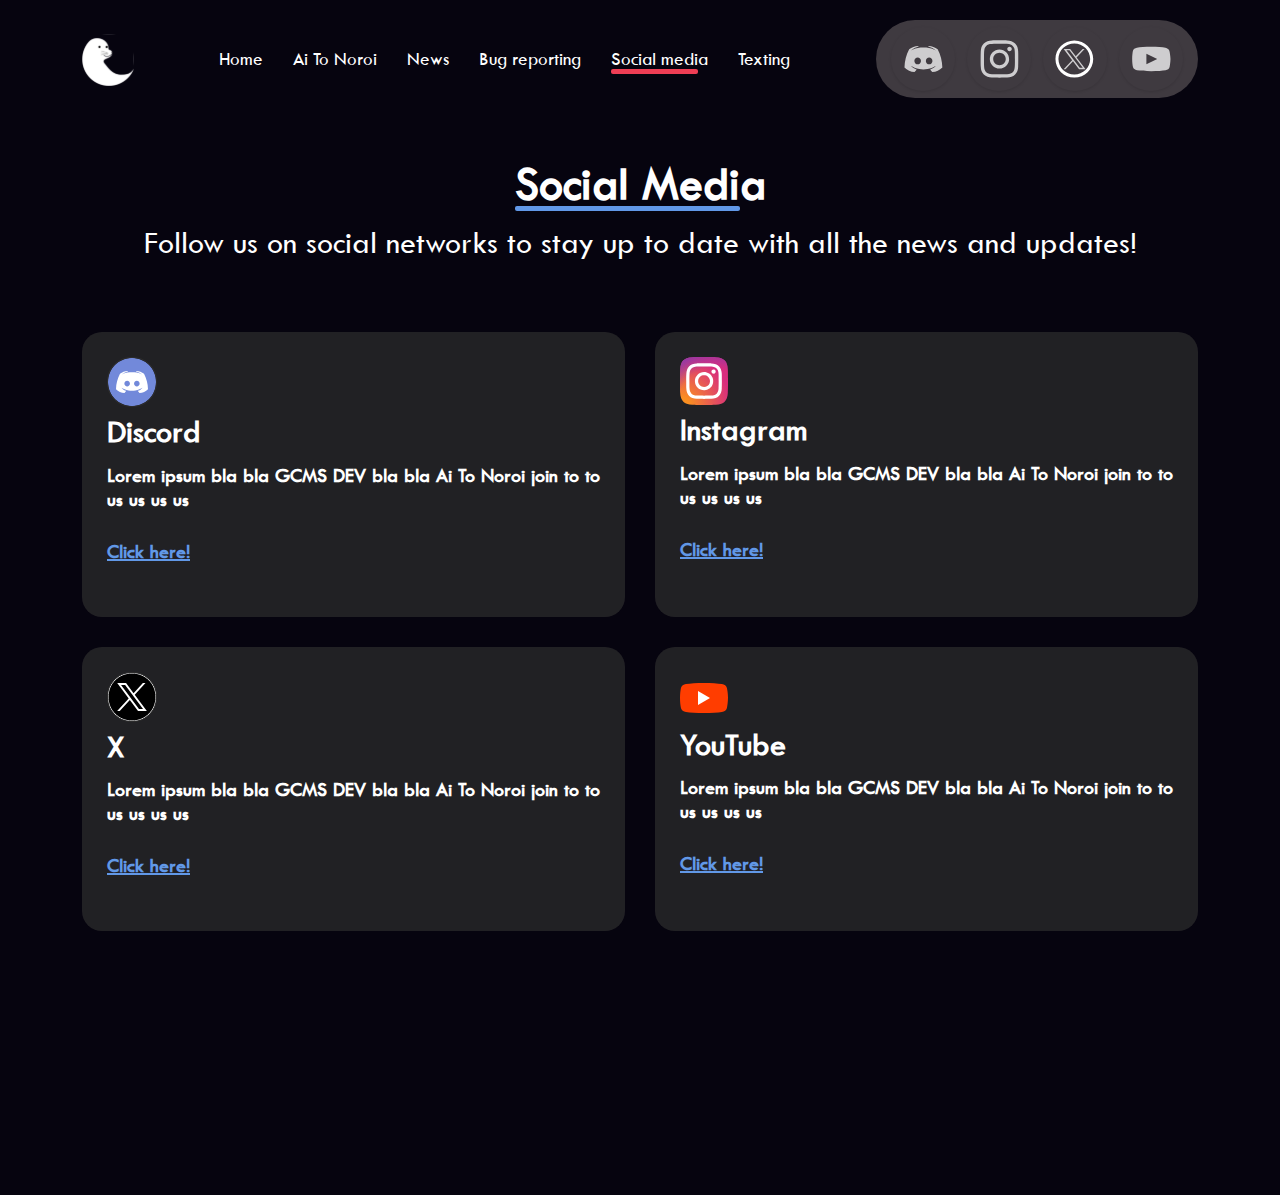
<file: pages/social-media.html>
<!DOCTYPE html>
<html lang="en">
  <head>
    <meta charset="UTF-8" />
    <meta http-equiv="X-UA-Compatible" content="IE=edge" />
    <meta name="viewport" content="width=device-width, initial-scale=1.0" />

    <link
      href="https://cdn.jsdelivr.net/npm/bootstrap@5.3.3/dist/css/bootstrap.min.css"
      rel="stylesheet"
      integrity="sha384-QWTKZyjpPEjISv5WaRU9OFeRpok6YctnYmDr5pNlyT2bRjXh0JMhjY6hW+ALEwIH"
      crossorigin="anonymous" />
    <link
      rel="stylesheet"
      href="https://cdn.jsdelivr.net/npm/swiper@11/swiper-bundle.min.css" />
    <link rel="stylesheet" href="/src/style/style.css" />
    <link rel="stylesheet" href="/src/style/media.css" />
    <link rel="stylesheet" href="/src/style/animate.css" />
    <title>Document</title>
  </head>
  <body>
    <div class="wrap">
      <header class="header wow fadeInDown">
        <div class="container">
          <div class="header-wrap">
            <a class="logo-link" href="/index.html">
              <img class="logo" src="/assets/img/logo.svg" alt="" />
            </a>
            <nav class="nav">
              <ul class="nav__list">
                <li class="nav__list-item">
                  <a class="nav__list-link" data-text="Home" href="/index.html"
                    >Home</a
                  >
                </li>
                <li class="nav__list-item">
                  <a
                    class="nav__list-link"
                    data-text="Ai To Noroi"
                    href="/pages/ai-to-noroi.html"
                    >Ai To Noroi</a
                  >
                </li>
                <li class="nav__list-item">
                  <a
                    class="nav__list-link"
                    data-text="News"
                    href="/pages/news.html"
                    >News</a
                  >
                </li>
                <li class="nav__list-item">
                  <a
                    class="nav__list-link"
                    data-text="Bug reporting"
                    href="/pages/bug-reporting.html"
                    >Bug reporting</a
                  >
                </li>
                <li class="nav__list-item">
                  <a
                    class="nav__list-link b-br-bg red-c"
                    data-text="Social media"
                    href="/pages/social-media.html"
                    >Social media</a
                  >
                </li>
                <li class="nav__list-item">
                  <a
                    class="nav__list-link"
                    data-text="Texting"
                    href="/pages/texting.html"
                    >Texting</a
                  >
                </li>
              </ul>
            </nav>
            <div class="socialmedia">
              <a class="soc-discord" href="https://discord.gg/YAtkdWGtTV">
                <img class="" src="/assets/img/discord.svg" alt="discord" />
              </a>
              <a class="soc-instagram" href="https://instagram.com/gcms.dev">
                <img src="/assets/img/instagram.svg" alt="instagram" />
              </a>
              <a class="soc-x" href="https://x.com/CharmingSeal">
                <img src="/assets/img/twitter.svg" alt="X" />
              </a>
              <a
                class="soc-youtube"
                href="https://www.youtube.com/channel/UCiy5ratGrgrw3mVuMdTB9Zg">
                <img src="/assets/img/youtube.svg" alt="YouTube" />
              </a>
            </div>
            <button class="burger-menu" id="burger-menu">
              <span></span>
              <span></span>
              <span></span>
            </button>
          </div>
        </div>
      </header>
      <main class="main">
        <div class="container">
          <div class="social__media-page">
            <h2 class="section-title b-br-bg blue-c mx-auto mb-3">
              Social Media
            </h2>
            <p class="social__media-info text-center">
              Follow us on social networks to stay up to date with all the news
              and updates!
            </p>
            <div class="social__media-cards">
              <a
                class="social__media-card discord wow fadeInLeft"
                href="https://discord.gg/YAtkdWGtTV">
                <img src="/assets/img/discord-soc.svg" alt="" />
                <h4>Discord</h4>
                <p>
                  Lorem ipsum bla bla GCMS DEV bla bla Ai To Noroi join to to us
                  us us us
                </p>
                <p class="link" href="#">Click here!</p>
              </a>
              <a
                class="social__media-card instagram wow fadeInRight"
                href="https://instagram.com/gcms.dev">
                <img src="/assets/img/instagram-soc.svg" alt="" />
                <h4>Instagram</h4>
                <p>
                  Lorem ipsum bla bla GCMS DEV bla bla Ai To Noroi join to to us
                  us us us
                </p>
                <p class="link" href="#">Click here!</p>
              </a>
              <a
                class="social__media-card x-card wow fadeInLeft"
                href="https://x.com/CharmingSeal">
                <img src="/assets/img/x-soc.svg" alt="" />
                <h4>X</h4>
                <p>
                  Lorem ipsum bla bla GCMS DEV bla bla Ai To Noroi join to to us
                  us us us
                </p>
                <p class="link" href="#">Click here!</p>
              </a>
              <a
                class="social__media-card youtube wow fadeInRight"
                href="https://www.youtube.com/channel/UCiy5ratGrgrw3mVuMdTB9Zg">
                <img src="/assets/img/youtube-soc.svg" alt="" />
                <h4>YouTube</h4>
                <p>
                  Lorem ipsum bla bla GCMS DEV bla bla Ai To Noroi join to to us
                  us us us
                </p>
                <p class="link" href="#">Click here!</p>
              </a>
            </div>
          </div>
        </div>
      </main>
      <footer
        class="footer wow fadeInUp"
        data-wow-offset="100"
        data-wow-duration="1s">
        <div class="container">
          <div class="footer-wrap">
            <div class="footer-top mb-4">
              <a
                class="logo-link me-0 me-md-5 mb-2 mb-md-4 mb-md-0 text-start"
                href="/index.html">
                <img class="logo" src="/assets/img/logo.svg" alt="" />
              </a>
              <nav class="footer-nav">
                <ul class="footer-nav__list">
                  <li class="nav__list-item">
                    <a
                      class="nav__list-link"
                      data-text="Home"
                      href="./index.html"
                      >Home</a
                    >
                  </li>
                  <li class="nav__list-item">
                    <a
                      class="nav__list-link"
                      data-text="Ai To Noroi"
                      href="./pages/ai-to-noroi.html"
                      >Ai To Noroi</a
                    >
                  </li>
                  <li class="nav__list-item">
                    <a
                      class="nav__list-link"
                      data-text="News"
                      href="./pages/news.html"
                      >News</a
                    >
                  </li>
                  <li class="nav__list-item">
                    <a
                      class="nav__list-link"
                      data-text="Bug reporting"
                      href="./pages/bug-reporting.html"
                      >Bug reporting</a
                    >
                  </li>
                  <li class="nav__list-item">
                    <a
                      class="nav__list-link"
                      data-text="Social media"
                      href="./pages/social-media.html"
                      >Social media</a
                    >
                  </li>
                  <li class="nav__list-item">
                    <a
                      class="nav__list-link"
                      data-text="Texting"
                      href="./pages/texting.html"
                      >Texting</a
                    >
                  </li>
                </ul>
              </nav>
              <div class="socialmedia">
                <a class="soc-discord" href="https://discord.gg/YAtkdWGtTV">
                  <img class="" src="/assets/img/discord.svg" alt="discord" />
                </a>
                <a class="soc-instagram" href="https://instagram.com/gcms.dev">
                  <img src="/assets/img/instagram.svg" alt="instagram" />
                </a>
                <a class="soc-x" href="https://x.com/CharmingSeal">
                  <img src="/assets/img/twitter.svg" alt="X" />
                </a>
                <a
                  class="soc-youtube"
                  href="https://www.youtube.com/channel/UCiy5ratGrgrw3mVuMdTB9Zg">
                  <img src="/assets/img/youtube.svg" alt="YouTube" />
                </a>
              </div>
            </div>
            <div class="footer__middle mb-4">
              <p class="text-start" style="max-width: 800px">
                <span class="c-blue-c">Lorem</span> ipsum dolor sit amet
                consectetur, adipisicing elit. Inventore, tempora! Aspernatur,
                molestiae eaque quas, culpa cumque error odit, nesciunt sed
                officia explicabo excepturi doloribus. Nostrum accusamus
                deleniti suscipit quia molestiae?
              </p>
            </div>
            <div class="footer-bottom">&copy; 2024 GCMS.dev</div>
          </div>
        </div>
      </footer>
    </div>
    <script src="https://cdn.jsdelivr.net/npm/swiper@11/swiper-bundle.min.js"></script>
    <script
      src="https://cdn.jsdelivr.net/npm/bootstrap@5.3.3/dist/js/bootstrap.bundle.min.js"
      integrity="sha384-YvpcrYf0tY3lHB60NNkmXc5s9fDVZLESaAA55NDzOxhy9GkcIdslK1eN7N6jIeHz"
      crossorigin="anonymous"></script>
    <script src="/src/js/main.js"></script>
    <script src="/src/js/wow.min.js"></script>
    <script>
      const windowHeight = window.innerHeight;

      const offsetValue = windowHeight / 2;

      const wow = new WOW({
        boxClass: "wow",
        animateClass: "animated",
        offset: 90,
        mobile: true,
        live: false,
      });

      wow.init();
    </script>
  </body>
</html>
</file>
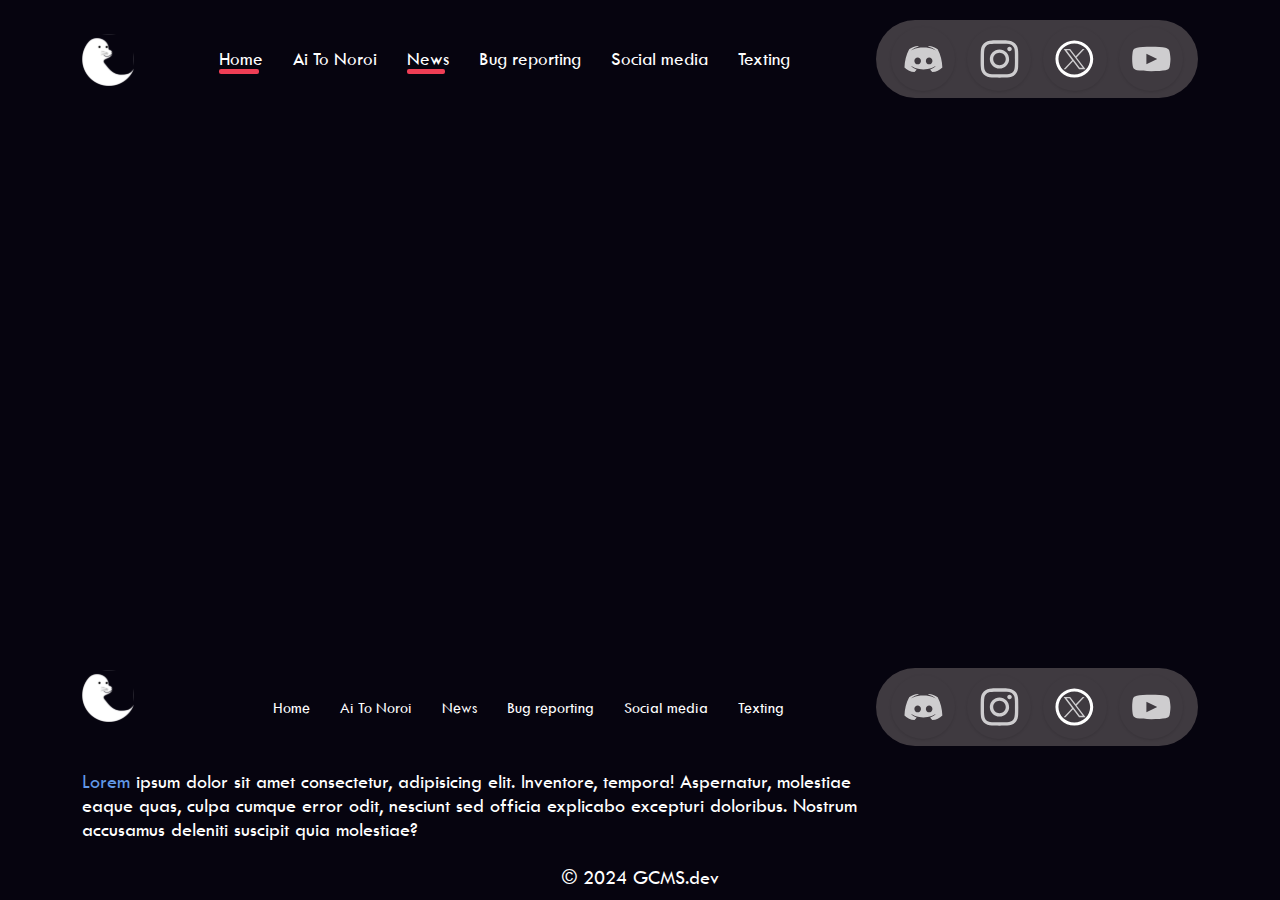
<file: pages/template.html>
<!DOCTYPE html>
<html lang="en">
  <head>
    <meta charset="UTF-8" />
    <meta http-equiv="X-UA-Compatible" content="IE=edge" />
    <meta name="viewport" content="width=device-width, initial-scale=1.0" />

    <link
      href="https://cdn.jsdelivr.net/npm/bootstrap@5.3.3/dist/css/bootstrap.min.css"
      rel="stylesheet"
      integrity="sha384-QWTKZyjpPEjISv5WaRU9OFeRpok6YctnYmDr5pNlyT2bRjXh0JMhjY6hW+ALEwIH"
      crossorigin="anonymous" />
    <link
      rel="stylesheet"
      href="https://cdn.jsdelivr.net/npm/swiper@11/swiper-bundle.min.css" />
    <link rel="stylesheet" href="/src/style/style.css" />
    <link rel="stylesheet" href="/src/style/media.css" />
    <link rel="stylesheet" href="/src/style/animate.css" />
    <title>Document</title>
  </head>
  <body>
    <div class="wrap">
      <header class="header wow fadeInDown">
        <div class="container">
          <div class="header-wrap">
            <a class="logo-link" href="/index.html">
              <img class="logo" src="/assets/img/logo.svg" alt="" />
            </a>
            <nav class="nav">
              <ul class="nav__list">
                <li class="nav__list-item">
                  <a
                    class="nav__list-link b-br-bg red-c"
                    data-text="Home"
                    href="/index.html"
                    >Home</a
                  >
                </li>
                <li class="nav__list-item">
                  <a
                    class="nav__list-link"
                    data-text="Ai To Noroi"
                    href="/pages/ai-to-noroi.html"
                    >Ai To Noroi</a
                  >
                </li>
                <li class="nav__list-item">
                  <a
                    class="nav__list-link b-br-bg red-c"
                    data-text="News"
                    href="/pages/news.html"
                    >News</a
                  >
                </li>
                <li class="nav__list-item">
                  <a
                    class="nav__list-link"
                    data-text="Bug reporting"
                    href="/pages/bug-reporting.html"
                    >Bug reporting</a
                  >
                </li>
                <li class="nav__list-item">
                  <a
                    class="nav__list-link"
                    data-text="Social media"
                    href="/pages/social-media.html"
                    >Social media</a
                  >
                </li>
                <li class="nav__list-item">
                  <a
                    class="nav__list-link"
                    data-text="Texting"
                    href="/pages/texting.html"
                    >Texting</a
                  >
                </li>
              </ul>
            </nav>
            <div class="socialmedia">
              <a class="soc-discord" href="https://discord.gg/YAtkdWGtTV">
                <img class="" src="/assets/img/discord.svg" alt="discord" />
              </a>
              <a class="soc-instagram" href="https://instagram.com/gcms.dev">
                <img src="/assets/img/instagram.svg" alt="instagram" />
              </a>
              <a class="soc-x" href="https://x.com/CharmingSeal">
                <img src="/assets/img/twitter.svg" alt="X" />
              </a>
              <a
                class="soc-youtube"
                href="https://www.youtube.com/channel/UCiy5ratGrgrw3mVuMdTB9Zg">
                <img src="/assets/img/youtube.svg" alt="YouTube" />
              </a>
            </div>
            <button class="burger-menu" id="burger-menu">
              <span></span>
              <span></span>
              <span></span>
            </button>
          </div>
        </div>
      </header>
      <main class="main"></main>
      <footer
        class="footer wow fadeIn"
        data-wow-offset="100"
        data-wow-duration="1s">
        <div class="container">
          <div class="footer-wrap">
            <div class="footer-top mb-4">
              <a
                class="logo-link me-0 me-md-5 mb-2 mb-md-4 mb-md-0 text-start"
                href="/index.html">
                <img class="logo" src="/assets/img/logo.svg" alt="" />
              </a>
              <nav class="footer-nav">
                <ul class="footer-nav__list">
                  <li class="nav__list-item">
                    <a
                      class="nav__list-link"
                      data-text="Home"
                      href="./index.html"
                      >Home</a
                    >
                  </li>
                  <li class="nav__list-item">
                    <a
                      class="nav__list-link"
                      data-text="Ai To Noroi"
                      href="./pages/ai-to-noroi.html"
                      >Ai To Noroi</a
                    >
                  </li>
                  <li class="nav__list-item">
                    <a
                      class="nav__list-link"
                      data-text="News"
                      href="./pages/news.html"
                      >News</a
                    >
                  </li>
                  <li class="nav__list-item">
                    <a
                      class="nav__list-link"
                      data-text="Bug reporting"
                      href="./pages/bug-reporting.html"
                      >Bug reporting</a
                    >
                  </li>
                  <li class="nav__list-item">
                    <a
                      class="nav__list-link"
                      data-text="Social media"
                      href="./pages/social-media.html"
                      >Social media</a
                    >
                  </li>
                  <li class="nav__list-item">
                    <a
                      class="nav__list-link"
                      data-text="Texting"
                      href="./pages/texting.html"
                      >Texting</a
                    >
                  </li>
                </ul>
              </nav>
              <div class="socialmedia">
                <a class="soc-discord" href="https://discord.gg/YAtkdWGtTV">
                  <img class="" src="/assets/img/discord.svg" alt="discord" />
                </a>
                <a class="soc-instagram" href="https://instagram.com/gcms.dev">
                  <img src="/assets/img/instagram.svg" alt="instagram" />
                </a>
                <a class="soc-x" href="https://x.com/CharmingSeal">
                  <img src="/assets/img/twitter.svg" alt="X" />
                </a>
                <a
                  class="soc-youtube"
                  href="https://www.youtube.com/channel/UCiy5ratGrgrw3mVuMdTB9Zg">
                  <img src="/assets/img/youtube.svg" alt="YouTube" />
                </a>
              </div>
            </div>
            <div class="footer__middle mb-4">
              <p class="text-start" style="max-width: 800px">
                <span class="c-blue-c">Lorem</span> ipsum dolor sit amet
                consectetur, adipisicing elit. Inventore, tempora! Aspernatur,
                molestiae eaque quas, culpa cumque error odit, nesciunt sed
                officia explicabo excepturi doloribus. Nostrum accusamus
                deleniti suscipit quia molestiae?
              </p>
            </div>
            <div class="footer-bottom">&copy; 2024 GCMS.dev</div>
          </div>
        </div>
      </footer>
    </div>
    <script src="https://cdn.jsdelivr.net/npm/swiper@11/swiper-bundle.min.js"></script>
    <script
      src="https://cdn.jsdelivr.net/npm/bootstrap@5.3.3/dist/js/bootstrap.bundle.min.js"
      integrity="sha384-YvpcrYf0tY3lHB60NNkmXc5s9fDVZLESaAA55NDzOxhy9GkcIdslK1eN7N6jIeHz"
      crossorigin="anonymous"></script>
    <script src="/src/js/main.js"></script>
    <script src="/src/js/wow.min.js"></script>
    <script>
      const windowHeight = window.innerHeight;

      const offsetValue = windowHeight / 2;

      const wow = new WOW({
        boxClass: "wow",
        animateClass: "animated",
        offset: 90,
        mobile: true,
        live: false,
      });

      wow.init();
    </script>
  </body>
</html>
</file>
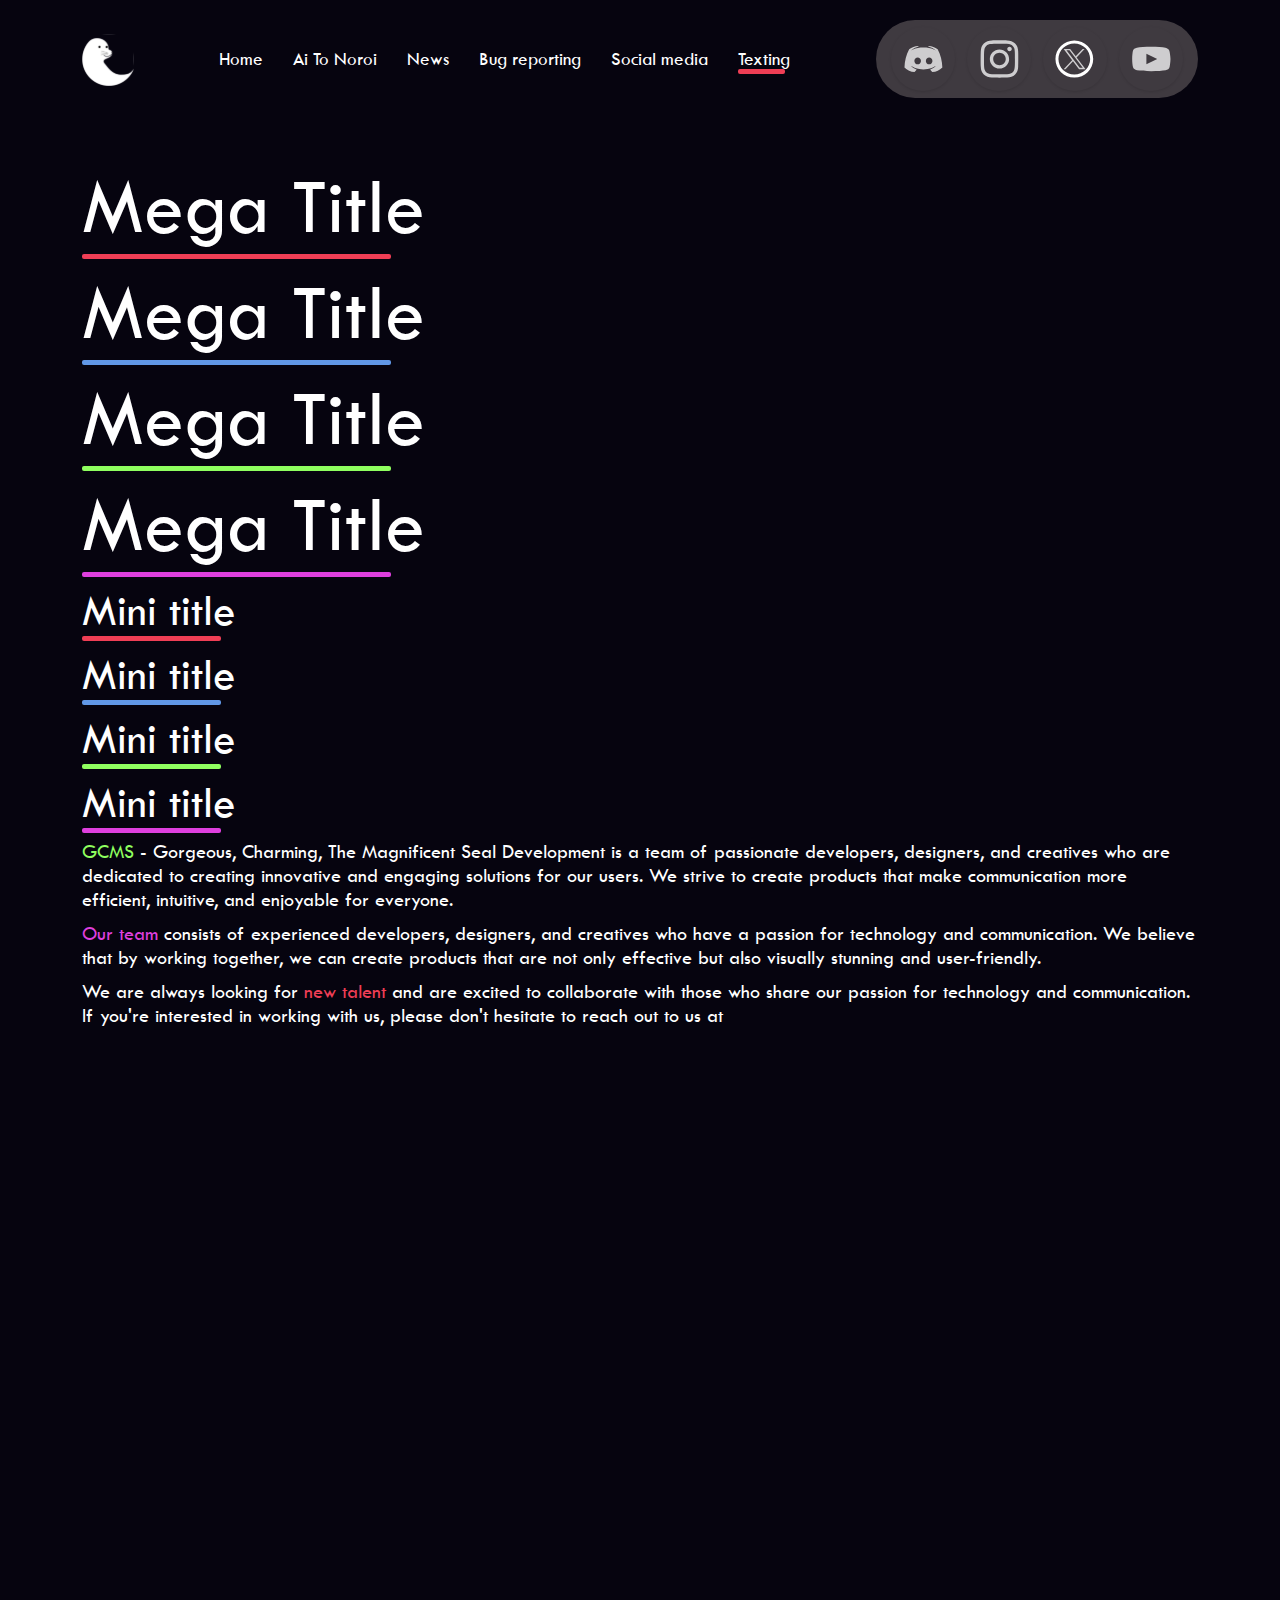
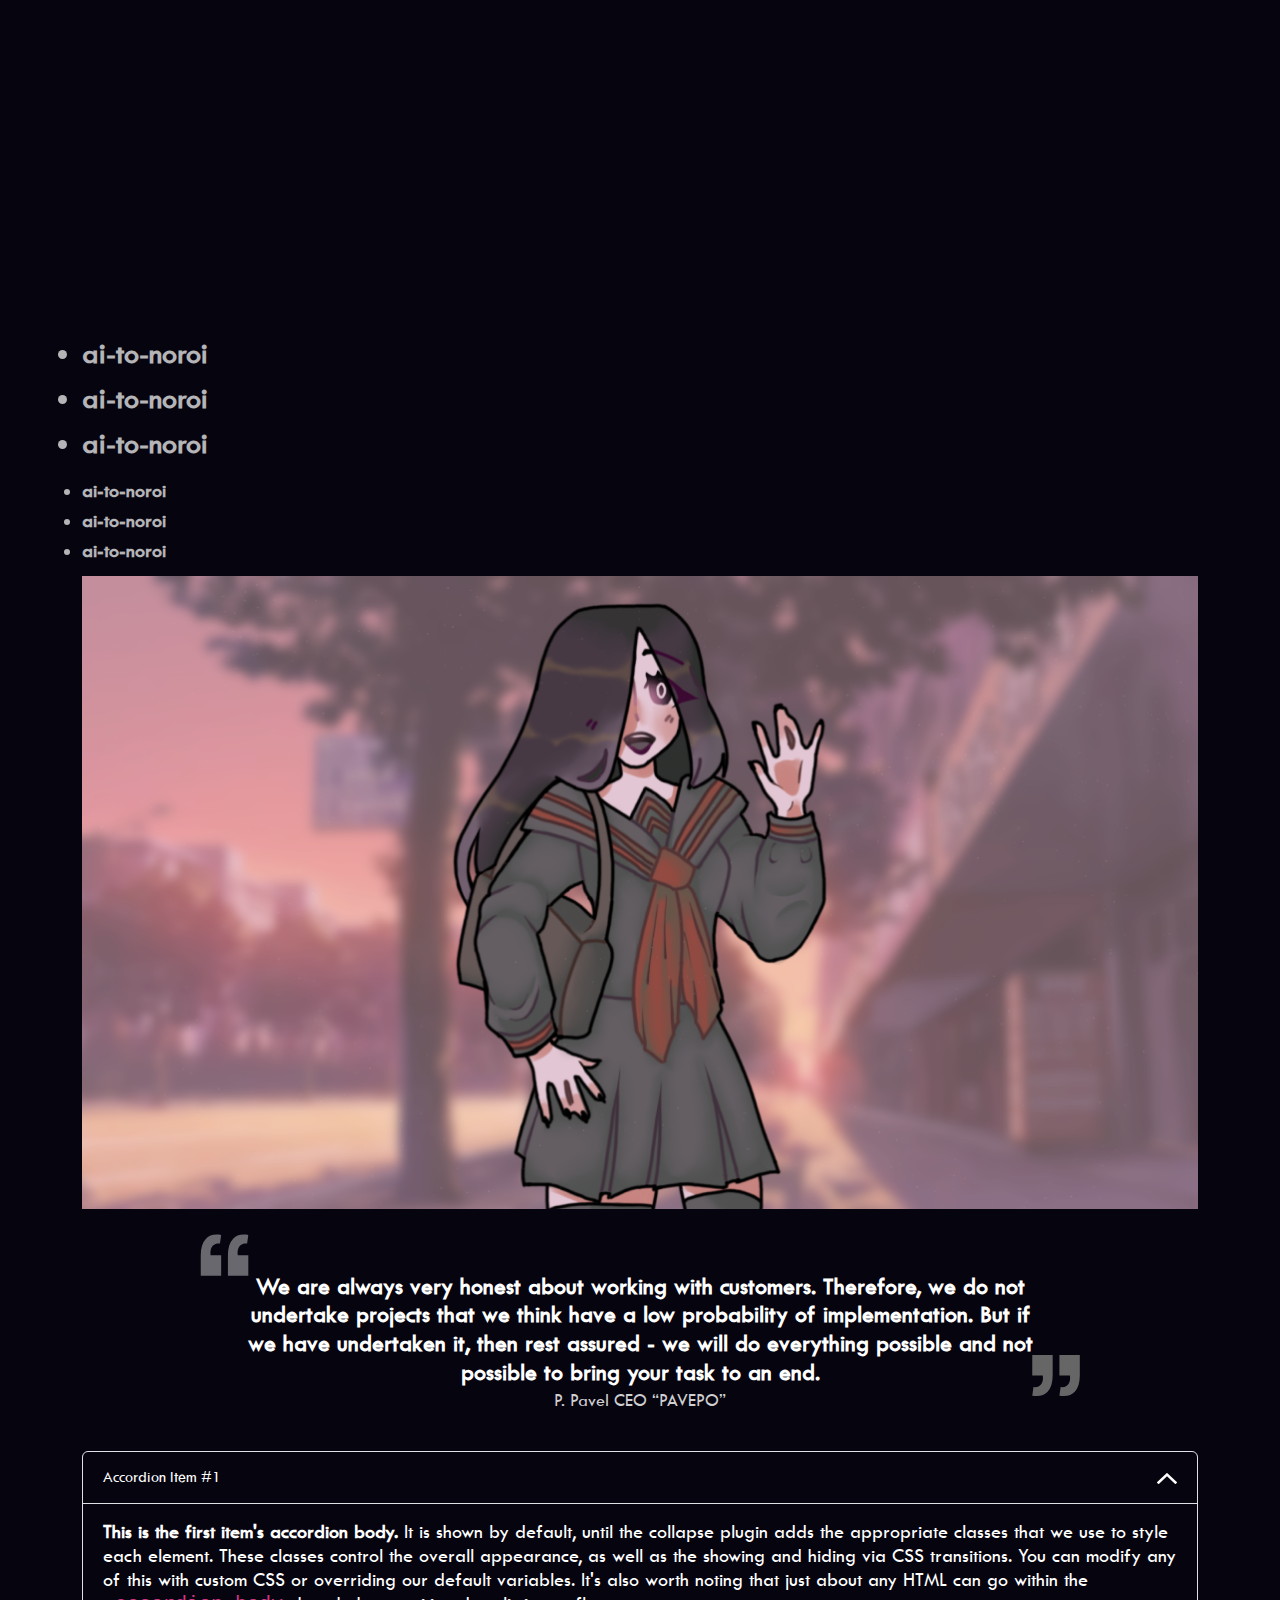
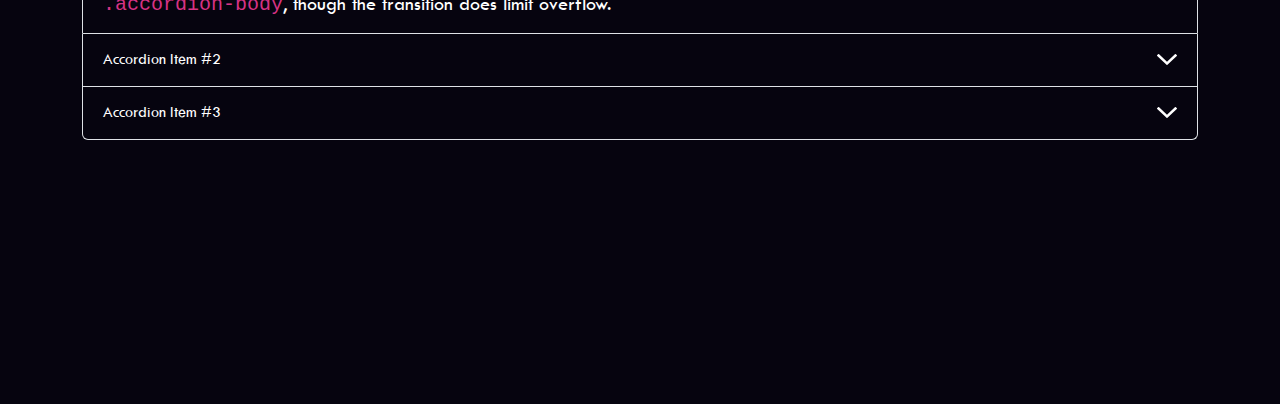
<file: pages/texting.html>
<!DOCTYPE html>
<html lang="en">
  <head>
    <meta charset="UTF-8" />
    <meta http-equiv="X-UA-Compatible" content="IE=edge" />
    <meta name="viewport" content="width=device-width, initial-scale=1.0" />

    <link
      href="https://cdn.jsdelivr.net/npm/bootstrap@5.3.3/dist/css/bootstrap.min.css"
      rel="stylesheet"
      integrity="sha384-QWTKZyjpPEjISv5WaRU9OFeRpok6YctnYmDr5pNlyT2bRjXh0JMhjY6hW+ALEwIH"
      crossorigin="anonymous" />
    <link
      rel="stylesheet"
      href="https://cdn.jsdelivr.net/npm/swiper@11/swiper-bundle.min.css" />
    <link rel="stylesheet" href="/src/style/style.css" />
    <link rel="stylesheet" href="/src/style/media.css" />
    <link rel="stylesheet" href="/src/style/animate.css" />
    <title>Document</title>
  </head>
  <body>
    <div class="wrap">
      <header class="header wow fadeInDown">
        <div class="container">
          <div class="header-wrap">
            <a class="logo-link" href="/index.html">
              <img class="logo" src="/assets/img/logo.svg" alt="" />
            </a>
            <nav class="nav">
              <ul class="nav__list">
                <li class="nav__list-item">
                  <a class="nav__list-link" data-text="Home" href="/index.html"
                    >Home</a
                  >
                </li>
                <li class="nav__list-item">
                  <a
                    class="nav__list-link"
                    data-text="Ai To Noroi"
                    href="/pages/ai-to-noroi.html"
                    >Ai To Noroi</a
                  >
                </li>
                <li class="nav__list-item">
                  <a
                    class="nav__list-link"
                    data-text="News"
                    href="/pages/news.html"
                    >News</a
                  >
                </li>
                <li class="nav__list-item">
                  <a
                    class="nav__list-link"
                    data-text="Bug reporting"
                    href="/pages/bug-reporting.html"
                    >Bug reporting</a
                  >
                </li>
                <li class="nav__list-item">
                  <a
                    class="nav__list-link"
                    data-text="Social media"
                    href="/pages/social-media.html"
                    >Social media</a
                  >
                </li>
                <li class="nav__list-item">
                  <a
                    class="nav__list-link b-br-bg red-c"
                    data-text="Texting"
                    href="/pages/texting.html"
                    >Texting</a
                  >
                </li>
              </ul>
            </nav>
            <div class="socialmedia">
              <a class="soc-discord" href="https://discord.gg/YAtkdWGtTV">
                <img class="" src="/assets/img/discord.svg" alt="discord" />
              </a>
              <a class="soc-instagram" href="https://instagram.com/gcms.dev">
                <img src="/assets/img/instagram.svg" alt="instagram" />
              </a>
              <a class="soc-x" href="https://x.com/CharmingSeal">
                <img src="/assets/img/twitter.svg" alt="X" />
              </a>
              <a
                class="soc-youtube"
                href="https://www.youtube.com/channel/UCiy5ratGrgrw3mVuMdTB9Zg">
                <img src="/assets/img/youtube.svg" alt="YouTube" />
              </a>
            </div>
            <button class="burger-menu" id="burger-menu">
              <span></span>
              <span></span>
              <span></span>
            </button>
          </div>
        </div>
      </header>
      <main class="main">
        <div class="container">
          <div class="texting-wrap">
            <h1 class="mega__title b-br-bg red-c">Mega Title</h1>
            <h1 class="mega__title b-br-bg blue-c">Mega Title</h1>
            <h1 class="mega__title b-br-bg green-c">Mega Title</h1>
            <h1 class="mega__title b-br-bg pink-c">Mega Title</h1>
            <h3 class="mini__title b-br-bg red-c">Mini title</h3>
            <h3 class="mini__title b-br-bg blue-c">Mini title</h3>
            <h3 class="mini__title b-br-bg green-c">Mini title</h3>
            <h3 class="mini__title b-br-bg pink-c">Mini title</h3>
            <p>
              <span class="c-green-c">GCMS</span> - Gorgeous, Charming, The
              Magnificent Seal Development is a team of passionate developers,
              designers, and creatives who are dedicated to creating innovative
              and engaging solutions for our users. We strive to create products
              that make communication more efficient, intuitive, and enjoyable
              for everyone.
            </p>
            <p>
              <span class="c-pink-c">Our team</span> consists of experienced
              developers, designers, and creatives who have a passion for
              technology and communication. We believe that by working together,
              we can create products that are not only effective but also
              visually stunning and user-friendly.
            </p>
            <p>
              We are always looking for
              <span class="c-red-c">new talent</span> and are excited to
              collaborate with those who share our passion for technology and
              communication. If you're interested in working with us, please
              don't hesitate to reach out to us at
            </p>
            <div
              class="about__specialty-block wow fadeInUp"
              data-wow-offset="100"
              style="visibility: visible; animation-name: fadeInUp">
              <img src="/assets/img/youtubebanner.png" alt="" />
            </div>
            <section class="section">
              <h2
                class="section-title mx-auto b-br-sm pink-c wow fadeIn"
                data-wow-duration="2s"
                data-wow-offset="100"
                style="
                  visibility: visible;
                  animation-duration: 2s;
                  animation-name: fadeIn;
                ">
                Ai To Noroi
              </h2>
              <div class="section__block">
                <img
                  class="section__block-img wow fadeInBottomLeft"
                  data-wow-offset="200"
                  src="/assets/img/section.img.jpg"
                  alt=""
                  style="
                    visibility: visible;
                    animation-name: fadeInBottomLeft;
                  " />
                <div
                  class="section__block-content wow fadeInBottomRight"
                  data-wow-offset="200"
                  style="
                    visibility: visible;
                    animation-name: fadeInBottomRight;
                  ">
                  <p>
                    <span class="c-red-c">Ai To Noroi</span> is a revolutionary
                    AI-powered texting service that has the potential to change
                    the way we communicate. With its cutting-edge technology,
                    we're bringing a more intuitive and efficient way to connect
                    with friends, family, and colleagues.
                  </p>
                  <p>
                    <span class="c-pink-c">Ai To Noroi</span> is designed to
                    make communication more efficient, intuitive, and enjoyable
                    for everyone. It uses advanced AI algorithms to analyze the
                    context and tone of your messages, enabling you to respond
                    more effectively and efficiently.
                  </p>
                  <p>
                    <span class="c-green-c">Ai To Noroi</span> is available on
                    multiple platforms, including iOS, Android, and web. We're
                    also working on integrating it with popular messaging apps,
                    so that you can easily use Ai To Noroi to connect with your
                    friends, family, and colleagues.
                  </p>
                  <div
                    class="d-flex justify-content-between align-items-center gap-2">
                    <a class="texting__btn red-c" href="#"> Link </a>
                    <a class="texting__btn blue-c" href="#"> Link </a>
                    <a class="texting__btn green-c" href="#"> Link </a>
                    <a class="texting__btn pink-c" href="#"> Link </a>
                  </div>
                </div>
              </div>
            </section>
            <ul class="texting__list-bg">
              <li>ai-to-noroi</li>
              <li>ai-to-noroi</li>
              <li>ai-to-noroi</li>
            </ul>
            <ul class="texting__list-sm">
              <li>ai-to-noroi</li>
              <li>ai-to-noroi</li>
              <li>ai-to-noroi</li>
            </ul>
            <img
              class="texting__img mb-4"
              src="/assets/img/texting-img.png"
              alt="" />
            <div class="quotes__wrap">
              <div class="quote">
                <p>
                  We are always very honest about working with customers.
                  Therefore, we do not undertake projects that we think have a
                  low probability of implementation. But if we have undertaken
                  it, then rest assured - we will do everything possible and not
                  possible to bring your task to an end.
                </p>
                <svg
                  class="quotes-left"
                  width="49"
                  height="43"
                  viewBox="0 0 49 43"
                  fill="none"
                  xmlns="http://www.w3.org/2000/svg">
                  <path
                    opacity="0.4"
                    d="M48.3078 2L47.1078 10.55C44.7078 10.35 42.7578 10.75 41.2578 11.75C39.7578 12.7 38.7078 14.1 38.1078 15.95C37.5578 17.75 37.4578 19.85 37.8078 22.25H48.3078V42.65H27.9078V22.25C27.9078 15.05 29.5828 9.6 32.9328 5.9C36.2828 2.15 41.4078 0.849996 48.3078 2ZM21.1578 2L19.9578 10.55C17.5578 10.35 15.6078 10.75 14.1078 11.75C12.6078 12.7 11.5578 14.1 10.9578 15.95C10.4078 17.75 10.3078 19.85 10.6578 22.25H21.1578V42.65H0.757813V22.25C0.757813 15.05 2.43281 9.6 5.78281 5.9C9.13281 2.15 14.2578 0.849996 21.1578 2Z"
                    fill="white" />
                </svg>
                <svg
                  class="quotes-right"
                  width="48"
                  height="43"
                  viewBox="0 0 48 43"
                  fill="none"
                  xmlns="http://www.w3.org/2000/svg">
                  <path
                    d="M0.257813 40.65L1.45781 32.1C3.85781 32.3 5.80781 31.925 7.30781 30.975C8.80781 29.975 9.83281 28.575 10.3828 26.775C10.9828 24.925 11.1078 22.8 10.7578 20.4H0.257813V-4.29153e-06H20.6578V20.4C20.6578 27.6 18.9828 33.05 15.6328 36.75C12.2828 40.45 7.15781 41.75 0.257813 40.65ZM27.4078 40.65L28.6078 32.1C31.0078 32.3 32.9578 31.925 34.4578 30.975C35.9578 29.975 36.9828 28.575 37.5328 26.775C38.1328 24.925 38.2578 22.8 37.9078 20.4H27.4078V-4.29153e-06H47.8078V20.4C47.8078 27.6 46.1328 33.05 42.7828 36.75C39.4328 40.45 34.3078 41.75 27.4078 40.65Z"
                    fill="#676667" />
                </svg>
              </div>
              <p class="quotes__author">P. Pavel CEO “PAVEPO”</p>
            </div>
            <div class="accordion my-accordion" id="accordionExample">
              <div class="accordion-item my-accordion__item">
                <h2 class="accordion-header">
                  <button
                    class="accordion-button"
                    type="button"
                    data-bs-toggle="collapse"
                    data-bs-target="#collapseOne"
                    aria-expanded="true"
                    aria-controls="collapseOne">
                    Accordion Item #1
                  </button>
                </h2>
                <div
                  id="collapseOne"
                  class="accordion-collapse collapse show"
                  data-bs-parent="#accordionExample">
                  <div class="accordion-body">
                    <strong>This is the first item's accordion body.</strong> It
                    is shown by default, until the collapse plugin adds the
                    appropriate classes that we use to style each element. These
                    classes control the overall appearance, as well as the
                    showing and hiding via CSS transitions. You can modify any
                    of this with custom CSS or overriding our default variables.
                    It's also worth noting that just about any HTML can go
                    within the <code>.accordion-body</code>, though the
                    transition does limit overflow.
                  </div>
                </div>
              </div>
              <div class="accordion-item my-accordion__item">
                <h2 class="accordion-header">
                  <button
                    class="accordion-button collapsed"
                    type="button"
                    data-bs-toggle="collapse"
                    data-bs-target="#collapseTwo"
                    aria-expanded="false"
                    aria-controls="collapseTwo">
                    Accordion Item #2
                  </button>
                </h2>
                <div
                  id="collapseTwo"
                  class="accordion-collapse collapse"
                  data-bs-parent="#accordionExample">
                  <div class="accordion-body">
                    <strong>This is the second item's accordion body.</strong>
                    It is hidden by default, until the collapse plugin adds the
                    appropriate classes that we use to style each element. These
                    classes control the overall appearance, as well as the
                    showing and hiding via CSS transitions. You can modify any
                    of this with custom CSS or overriding our default variables.
                    It's also worth noting that just about any HTML can go
                    within the <code>.accordion-body</code>, though the
                    transition does limit overflow.
                  </div>
                </div>
              </div>
              <div class="accordion-item my-accordion__item">
                <h2 class="accordion-header">
                  <button
                    class="accordion-button collapsed"
                    type="button"
                    data-bs-toggle="collapse"
                    data-bs-target="#collapseThree"
                    aria-expanded="false"
                    aria-controls="collapseThree">
                    Accordion Item #3
                  </button>
                </h2>
                <div
                  id="collapseThree"
                  class="accordion-collapse collapse"
                  data-bs-parent="#accordionExample">
                  <div class="accordion-body">
                    <strong>This is the third item's accordion body.</strong> It
                    is hidden by default, until the collapse plugin adds the
                    appropriate classes that we use to style each element. These
                    classes control the overall appearance, as well as the
                    showing and hiding via CSS transitions. You can modify any
                    of this with custom CSS or overriding our default variables.
                    It's also worth noting that just about any HTML can go
                    within the <code>.accordion-body</code>, though the
                    transition does limit overflow.
                  </div>
                </div>
              </div>
            </div>
          </div>
        </div>
      </main>
      <footer
        class="footer wow fadeIn"
        data-wow-offset="100"
        data-wow-duration="1s">
        <div class="container">
          <div class="footer-wrap">
            <div class="footer-top mb-4">
              <a
                class="logo-link me-0 me-md-5 mb-2 mb-md-4 mb-md-0 text-start"
                href="/index.html">
                <img class="logo" src="/assets/img/logo.svg" alt="" />
              </a>
              <nav class="footer-nav">
                <ul class="footer-nav__list">
                  <li class="nav__list-item">
                    <a
                      class="nav__list-link"
                      data-text="Home"
                      href="./index.html"
                      >Home</a
                    >
                  </li>
                  <li class="nav__list-item">
                    <a
                      class="nav__list-link"
                      data-text="Ai To Noroi"
                      href="./pages/ai-to-noroi.html"
                      >Ai To Noroi</a
                    >
                  </li>
                  <li class="nav__list-item">
                    <a
                      class="nav__list-link"
                      data-text="News"
                      href="./pages/news.html"
                      >News</a
                    >
                  </li>
                  <li class="nav__list-item">
                    <a
                      class="nav__list-link"
                      data-text="Bug reporting"
                      href="./pages/bug-reporting.html"
                      >Bug reporting</a
                    >
                  </li>
                  <li class="nav__list-item">
                    <a
                      class="nav__list-link"
                      data-text="Social media"
                      href="./pages/social-media.html"
                      >Social media</a
                    >
                  </li>
                  <li class="nav__list-item">
                    <a
                      class="nav__list-link"
                      data-text="Texting"
                      href="./pages/texting.html"
                      >Texting</a
                    >
                  </li>
                </ul>
              </nav>
              <div class="socialmedia">
                <a class="soc-discord" href="https://discord.gg/YAtkdWGtTV">
                  <img class="" src="/assets/img/discord.svg" alt="discord" />
                </a>
                <a class="soc-instagram" href="https://instagram.com/gcms.dev">
                  <img src="/assets/img/instagram.svg" alt="instagram" />
                </a>
                <a class="soc-x" href="https://x.com/CharmingSeal">
                  <img src="/assets/img/twitter.svg" alt="X" />
                </a>
                <a
                  class="soc-youtube"
                  href="https://www.youtube.com/channel/UCiy5ratGrgrw3mVuMdTB9Zg">
                  <img src="/assets/img/youtube.svg" alt="YouTube" />
                </a>
              </div>
            </div>
            <div class="footer__middle mb-4">
              <p class="text-start" style="max-width: 800px">
                <span class="c-blue-c">Lorem</span> ipsum dolor sit amet
                consectetur, adipisicing elit. Inventore, tempora! Aspernatur,
                molestiae eaque quas, culpa cumque error odit, nesciunt sed
                officia explicabo excepturi doloribus. Nostrum accusamus
                deleniti suscipit quia molestiae?
              </p>
            </div>
            <div class="footer-bottom">&copy; 2024 GCMS.dev</div>
          </div>
        </div>
      </footer>
    </div>
    <script src="https://cdn.jsdelivr.net/npm/swiper@11/swiper-bundle.min.js"></script>
    <script
      src="https://cdn.jsdelivr.net/npm/bootstrap@5.3.3/dist/js/bootstrap.bundle.min.js"
      integrity="sha384-YvpcrYf0tY3lHB60NNkmXc5s9fDVZLESaAA55NDzOxhy9GkcIdslK1eN7N6jIeHz"
      crossorigin="anonymous"></script>
    <script src="/src/js/main.js"></script>
    <script src="/src/js/wow.min.js"></script>
    <script>
      const windowHeight = window.innerHeight;

      const offsetValue = windowHeight / 2;

      const wow = new WOW({
        boxClass: "wow",
        animateClass: "animated",
        offset: 90,
        mobile: true,
        live: false,
      });

      wow.init();
    </script>
  </body>
</html>
</file>
<file: src/style/style.css>
html,
body,
div,
span,
object,
iframe,
h1,
h2,
h3,
h4,
h5,
h6,
p,
blockquote,
pre,
a,
abbr,
acronym,
address,
big,
cite,
code,
del,
dfn,
em,
img,
ins,
kbd,
q,
s,
samp,
small,
strike,
strong,
sub,
sup,
tt,
var,
b,
u,
i,
center,
dl,
dt,
dd,
ol,
ul,
li,
fieldset,
form,
label,
legend,
table,
caption,
tbody,
tfoot,
thead,
tr,
th,
td,
article,
aside,
canvas,
details,
embed,
figure,
figcaption,
footer,
header,
hgroup,
menu,
nav,
output,
ruby,
section,
summary,
time,
mark,
audio,
video {
  margin: 0;
  padding: 0;
  border: 0;
  font-size: 100%;
  vertical-align: baseline;
}
article,
aside,
details,
figcaption,
figure,
footer,
header,
hgroup,
menu,
nav,
section {
  display: block;
}
html,
body {
  height: 100%;
  scroll-behavior: smooth;
}
body {
  line-height: 1.2;
}
ol {
  padding-left: 0;
  list-style: none;
}
ul {
  padding-left: 0;
  list-style: none;
}
table {
  border-collapse: collapse;
  border-spacing: 0;
}
a {
  text-decoration: none;
  color: inherit;
  display: inline-block;
}

/* */
html {
  box-sizing: border-box;
}
*,
* ::before,
::after {
  box-sizing: inherit;
}
:root {
  --custom-black: #06040f;
  --red: #ef3e55;
  --green: #8fff5f;
  --pink: #de3fde;
  --blue: #6198e7;
  --dark-grey: #2d2d2d;
  --link-size: 64px;
  --trans-property: all 0.3s ease;
}
/*************************************************/

/* fonts */
@font-face {
  font-family: "Tw Cen Mt";
  src: url(/assets/fonts/Tw\ Cen\ MT.woff2);
  font-style: normal;
}

@font-face {
  font-family: "Nunito";
  src: url(/assets/fonts/Nunito-Medium.woff2);
  font-style: normal;
}

/* templates */

body {
  font-family: "Tw Cen Mt";
  font-weight: 400;
  font-size: 1.25rem;
  line-height: 1.2;
  color: #fff;
  background-color: var(--custom-black);
  padding-top: 160px;
  /* background-color: #fff; */
}
.nunito {
  font-family: "Nunito" !important;
}
.wrap {
  display: flex;
  flex-direction: column;
  height: 100%;
}
.container {
  max-width: 1140px;
  margin: 0 auto;
  /* padding: 0 20px; паддинги добавлю позже */
}
.text-sm {
  font-family: "Tw Cen Mt";
  font-size: 1.25rem;
  color: #fff;
}
.b-br-bg {
  position: relative;
  display: block;
}
.b-br-bg::after {
  position: absolute;
  content: "";
  width: 90%;
  height: 5px;
  left: 0;
  bottom: -3px;
  border-radius: 2px;
}
.b-br-bg.red-c::after {
  background-color: var(--red);
}

.b-br-bg.green-c::after {
  background-color: var(--green);
}

.b-br-bg.pink-c::after {
  background-color: var(--pink);
}

.b-br-bg.blue-c::after {
  background-color: var(--blue);
}

.b-br-bg.dark-grey-c::after {
  background-color: var(--dark-grey);
}

.b-br-bg.custom-black-c::after {
  background-color: var(--custom-black);
}
.b-br-bg.white-c::after {
  background-color: #fff;
}
.b-br-sm {
  position: relative;
  display: block;
}
.b-br-sm::after {
  position: absolute;
  content: "";
  width: 25%;
  height: 5px;
  left: 0;
  bottom: -2px;
  border-radius: 2px;
}

.b-br-sm.red-c::after {
  background-color: var(--red);
}
.b-br-sm.green-c::after {
  background-color: var(--green);
}
.b-br-sm.pink-c::after {
  background-color: var(--pink);
}
.b-br-sm.blue-c::after {
  background-color: var(--blue);
}
.b-br-sm.dark-grey-c::after {
  background-color: var(--dark-grey);
}
.b-br-sm.custom-black-c::after {
  background-color: var(--custom-black);
}
.b-br-sm.white-c::after {
  background-color: #fff;
}

.c-red-c {
  color: var(--red);
}

.c-green-c {
  color: var(--green);
}

.c-pink-c {
  color: var(--pink);
}

.c-blue-c {
  color: var(--blue);
}

.c-dark-grey-c {
  color: var(--dark-grey);
}

.c-custom-black-c {
  color: var(--custom-black);
}

.c-white-c {
  color: #fff;
}

.section {
  padding-top: 60px;
  display: flex;
  flex-direction: column;
}
.section-title {
  margin-bottom: 40px;
  display: inline-block;
  font-weight: bold;
  font-size: 3rem;
  line-height: 1;
}
.section__block {
  display: flex;
  justify-content: space-between;
  gap: 100px;
}
.section__block-content {
  display: flex;
  flex-direction: column;
  gap: 26px;
}
.section__block-img {
  max-width: 458px;
  width: 100%;
}
.section-btn {
  display: inline-flex;
  padding: 21px 30px;
  justify-content: center;
  align-items: center;
  max-width: max-content;
  text-align: center;
  transition: 0.3s all;
}
.section-btn:hover {
  scale: 1.1;
}
.section-btn.green-c {
  background-color: var(--green);
}

/* 
* ***********************************
* ***********************************
* *********************************** 
*/
/* header */
.logo-link {
  z-index: 1001;
  border-radius: 50px;
  max-height: 51px;
  max-width: 51px;
  transition: 0.3s all;
}
.logo-link:hover {
  box-shadow: 0px 0px 300px 60px rgba(255, 255, 255, 1);
}
.header {
  background-color: var(--custom-black);
  width: 100%;
  position: fixed;
  top: 0;
  left: 0;
  z-index: 1000;
  transition: transform 0.3s ease;
}
.header__translate {
  transform: translateY(0) !important;
}
.header-wrap {
  display: flex;
  justify-content: space-between;
  align-items: center;
  padding: 20px 0;
}

.nav {
  display: flex;
  align-items: center;
}

.nav__list {
  display: flex;
  gap: 30px;
}

.nav__list-link {
  font-size: 1.2rem;
  position: relative;
  display: inline-block;
  color: inherit;
  text-decoration: none;
  white-space: nowrap;
  font-weight: 500;
  transition: 0.3s;
}

.nav__list-link::before {
  content: attr(data-text);
  position: absolute;
  left: 0;
  overflow: hidden;
  width: 0;
  color: var(--red);
  transition: width 0.3s ease;
}

.nav__list-link:hover::before {
  width: 100%;
}

.nav__list-link:hover {
  color: rgba(255, 255, 255, 0);
}

.socialmedia {
  display: flex;
  align-items: center;
  gap: 12px;
  background-color: rgba(217, 217, 217, 0.45);
  padding: 7px 15px;
  border-radius: 50px;
}
.socialmedia a {
  display: flex;
  align-items: center;
  justify-content: center;
}
.socialmedia a img {
  max-width: 30px;
  width: 100%;
}

.socialmedia a .socialmedia a {
  position: relative;
  display: block;
  width: 60px;
  height: 60px;
  text-align: center;
  line-height: 63px;
  background: #333;
  border-radius: 50%;
  font-size: 30px;
  color: #666;
  transition: 0.5s;
}

.socialmedia {
  display: flex;
  align-items: center;
  gap: 12px;
  background-color: rgb(134 125 125 / 45%);
  padding: 7px 15px;
  border-radius: 50px;
  z-index: 1001;
}

.socialmedia a {
  position: relative;
  display: flex;
  align-items: center;
  justify-content: center;
  overflow: hidden;
  width: var(--link-size);
  height: var(--link-size);
  border-radius: 50%;
  box-shadow: 0px 1px 3px rgba(0, 0, 0, 0.12);
  text-decoration: none;
  transition: var(--trans-property);
}

.socialmedia a img {
  max-width: 40px;
  width: 100%;
  z-index: 1;
  transition: var(--trans-property);
}

.socialmedia a::after {
  content: "";
  width: var(--link-size);
  height: var(--link-size);
  position: absolute;
  transform: translate(0, var(--link-size));
  border-radius: 50%;
  transition: var(--trans-property);
}

.socialmedia .soc-discord::after {
  background-color: #7289da;
}

.socialmedia .soc-instagram::after {
  background-color: #e4405f;
}

.socialmedia .soc-x::after {
  background-color: #1da1f2;
}

.socialmedia .soc-youtube::after {
  background-color: #ff0000;
}

.socialmedia a:hover {
  transform: translateY(-4px);
  box-shadow: 0px 4px 12px rgba(0, 0, 0, 0.16);
}

.socialmedia a:hover img {
  color: #fff;
}

.socialmedia a:hover::after {
  transform: translate(0) scale(1.2);
}

.burger-menu {
  display: none;
  flex-direction: column;
  justify-content: space-around;
  width: 30px;
  height: 25px;
  background: transparent;
  border: none;
  cursor: pointer;
  padding: 0;
  z-index: 1001;
}

.burger-menu span {
  width: 100%;
  height: 3px;
  background-color: white;
  border-radius: 2px;
  transition: all 0.3s;
}

/* header */

/* main */

.main {
  flex: 1;
}

/* * intro */

.intro {
  position: relative;
}
.intro video {
  object-fit: fill;
  width: 100%;
  height: calc(100vh - 117px);
  margin-top: 117px;
}
.intro__poster {
  object-fit: fill;
  display: none;
  width: 100%;
  height: calc(100vh - 117px);
  margin-top: 117px;
}

.intro__content {
  position: absolute;
  top: 200px;
  left: 0;
  right: 0;
  z-index: 11;
}
.intro__content-wrap {
  display: flex;
  flex-direction: column;
  gap: 50px;
}
.intro__title {
  color: #fff;
  font-size: 4.25rem;
  font-style: normal;
  font-weight: 700;
  line-height: normal;
  margin-bottom: 10px;
}
.intro__text {
  font-size: 2rem;
}

.intro__link {
  padding: 10px;
  display: inline-flex;
  justify-content: center;
  align-items: center;
  border-radius: 16px;
  background: rgba(239, 62, 85, 0.54);
}

.click-btn {
  display: flex;
  width: 150px;
  height: 40px;
  justify-content: center;
  align-items: center;
  line-height: 35px;
  border: 1px solid;
  border-radius: 16px;
  text-align: center;
  font-size: 16px;
  color: #000;
  text-decoration: none;
  transition: all 0.35s;
  box-sizing: border-box;
}
.btn-style904 {
  position: relative;
  background-color: rgba(239, 62, 85, 0.54);
  border-color: #e4405f;
  color: #fff;
  overflow: hidden;
}

.btn-style904 span {
  position: relative;
  left: -0.5em;
  transition: all 0.25s;
}

.btn-style904::before,
.btn-style904::after {
  height: 100%;
  position: absolute;
  right: 0;
  top: 0;
  background-color: rgba(239, 62, 85, 0.54);
  transition: all 0.25s;
  color: #fff;
}

.btn-style904::before {
  width: 25px;
  content: "\279C";
  display: flex;
  justify-content: center;
  align-items: center;
  font-family: "FontAwesome";
  font-size: 1.1rem;
  font-weight: bold;
  text-indent: 5px;
  border-radius: 50% 0 0 50%;
  z-index: 1;
}

.btn-style904::after {
  width: 100%;
  transform: translate(100%, 0);
  content: attr(data-hover);
  text-align: left;
  text-indent: 8px;
  display: flex;
  justify-content: left;
  align-items: center;
}

.btn-style904:hover {
  border-color: rgba(239, 62, 85, 0.54);
}

.btn-style904:hover span {
  left: -100%;
}

.btn-style904:hover::before {
  right: 70%;
}

.btn-style904:hover::after {
  right: 70%;
}
.intro__content-wrap {
  display: flex;
  flex-direction: column;
}
.intro__scroll-btn {
  position: absolute;
  left: calc(50% - 20px);
  right: 0;
  bottom: 50px;
  display: flex;
  align-items: center;
  justify-content: center;
  width: 55px;
  background-color: #06040fbe;
  border-radius: 30px;
  padding: 10px;
  transition: all 0.3s;
}
.intro__scroll-btn:hover {
  scale: 1.2;
}

/* * intro */

/* * about */

.about__specialty-block {
  max-width: 1120px;
}
.about__specialty-block img {
  width: 100%;
}
.about__specialty-block span {
  font-size: 4rem;
  font-weight: bold;
  text-shadow: 0px 0px 30px rgba(255, 255, 255, 1);
}

/* * about */

/* * latest news */

.latest__news-link {
  color: var(--blue);
  font-size: 2rem;
}

.last-news-slider-wrap {
  position: relative;
}
.last-news-slider-wrap .swiper-wrapper {
  position: initial;
}

.last-news-slider-wrap .swiper {
  width: 100%;
  height: 100%;
  padding: 0 0 40px 0;
  position: initial;
}

.last-news-slider-wrap .swiper-slide {
  background-color: var(--dark-grey);
  border-radius: 10px;
  overflow: hidden;
  text-align: center;
  font-size: 18px;
  display: flex;
  flex-direction: column;
  justify-content: space-between;
  align-items: center;
  padding: 15px;
  box-sizing: border-box;
}

.last-news-slider-wrap .swiper-slide img {
  width: 100%;
  height: 100%;
  border-radius: 10px;
  margin-bottom: 8px;
}
.last-news-slider-wrap .slide-content {
  margin: 0 auto;
  text-align: left;
}

.last-news-slider-wrap .slide-content h3 {
  font-size: 1.5rem;
  margin-bottom: 6px;
}
.last-news-slider-wrap .news-date {
  color: rgba(255, 255, 255, 0.7);
  display: inline-block;
  margin-bottom: 15px;
}
.last-news-slider-wrap .news-date.b-br-bg::after {
  height: 2px;
}
.last-news-slider-wrap .slide-content-text {
  display: -webkit-box;
  -webkit-line-clamp: 7;
  -webkit-box-orient: vertical;
  overflow: hidden;
}

.last-news-slider-wrap .swiper-button-prev::after {
  content: "";
  background: url("/assets/img/left-slider.svg") no-repeat center center;
  width: 76px;
  height: 76px;
}
.last-news-slider-wrap .swiper-button-next::after {
  content: "";
  background: url("/assets/img/right-slider.svg") no-repeat center center;
  width: 76px;
  height: 76px;
}
.last-news-slider-wrap .swiper-button-next {
  right: -86px !important;
  width: 76px;
  height: 76px;
}
.last-news-slider-wrap .swiper-button-prev {
  left: -86px !important;
  width: 76px;
  height: 76px;
}
.last-news-slider-wrap .swiper-button-prev.swiper-button-disabled,
.last-news-slider-wrap .swiper-button-next.swiper-button-disabled {
  opacity: 0.7 !important;
}
.swiper-pagination-bullet {
  background-color: #fff;
}
.swiper-pagination-bullet {
  background: var(--pink);
}

/* * latest news */

/* bug reporting + twitter */

.bug-reporting {
  max-width: 551px;
  width: 100%;
}

.bug-form__wrap {
  text-align: center;
}

.bug-form__wrap .form__title {
  font-size: 2rem;
  margin-bottom: 4px;
}

.bug-form__wrap .form__under__title {
  font-size: 1.2rem;
  margin-bottom: 30px;
  color: #bbb;
}

.bug-form__wrap form {
  display: flex;
  flex-direction: column;
  align-items: center;
}
.bug-form__wrap .form-group input[type="file"] {
  display: none;
}
.bug-form__wrap .custom-file-label {
  width: 100%;
  padding: 10px;
  font-size: 1rem;
  border: 1px solid #444;
  border-radius: 4px;
  background-color: #222;
  color: #fff;
  text-align: left;
  cursor: pointer;
}
.bug-form__wrap .form-group {
  width: 100%;
  margin-bottom: 30px;
  display: flex;
  justify-content: space-between;
}

.bug-form__wrap .form-group input,
.bug-form__wrap .form-group textarea {
  padding: 10px;
  font-size: 1rem;
  border: 1px solid #444;
  border-radius: 6px;
  background: rgba(255, 255, 255, 0.07);
  color: #fff;
  resize: none;
  width: 100%;
}
.bug-form__wrap .form-group label {
  width: calc(50% - 10px);
  color: #fff;
  resize: none;
  position: relative;
}
.bug-form__wrap .form-group label span {
  position: absolute;
  color: #4f4f4f;
  top: -20px;
  left: 0;
  font-size: 1rem;
}

.bug-form__wrap .form-group input[type="file"] {
  width: 100%;
}

.bug-form__wrap .form-group input[type="email"],
.bug-form__wrap .form-group textarea {
  width: 100%;
}

.bug-form__wrap button {
  padding: 10px 20px;
  font-size: 1rem;
  color: #fff;
  background-color: var(--pink);
  border: none;
  border-radius: 4px;
  cursor: pointer;
  transition: 0.3s all;
  margin: 0 0 0 auto;
}

.bug-form__wrap button:hover {
  background-color: var(--red);
  scale: 1.1;
}

.x {
  width: 100%;
  display: flex;
  flex-direction: column;
}
.x-title {
  margin-bottom: 70px;
  margin-left: auto;
}
.twitter-timeline {
  max-height: 500px;
  overflow-y: scroll;
}

.twitter-timeline::-webkit-scrollbar-track {
  -webkit-box-shadow: inset 0 0 6px rgba(0, 0, 0, 0.3);
  border-radius: 10px;
  background-color: var(--dark-grey);
}

.twitter-timeline::-webkit-scrollbar {
  width: 12px;
  background-color: var(--dark-grey);
  border-radius: 10px;
}

.twitter-timeline::-webkit-scrollbar-thumb {
  border-radius: 10px;
  -webkit-box-shadow: inset 0 0 6px rgba(0, 0, 0, 0.3);
  background-color: #555;
}
.x__wrap {
  padding: 15px 10px;
  border-radius: 20px;
  background: rgba(55, 14, 62, 0.63);
}
.x-scroll-link {
  color: #4f4f4f;
}
.x-scroll-img {
  max-width: 50px;
}

/* bug reporting + twitter */

/* main */

.big-block {
  height: 200vh;
}

/* footer */

.footer {
  background-color: var(--custom-black);
  color: white;
  text-align: center;
  padding: 32px 0 10px 0;
}

.footer-wrap {
}

.footer-top {
  display: flex;
  justify-content: space-between;
  align-items: center;
  gap: 30px;
}

.footer-nav {
  max-height: 32px;
}

.footer-nav__list {
  display: flex;
  gap: 30px;
}

.footer .nav__list-link {
  font-size: 1rem !important;
}

/* footer */

/* news html */

.news {
  display: flex;
  flex-direction: column;
}

.news__wrap {
  display: flex;
  flex-direction: column;
  gap: 50px;
}

.news__card {
  display: flex;
  justify-content: space-between;
  gap: 20px;
  flex-wrap: nowrap;
}

.news__card img {
  max-width: 100%;
  width: 100%;
  flex: 1 1 50%;
  object-fit: cover;
}

.news__content {
  padding: 33px 0;
  display: flex;
  flex-direction: column;
  gap: 20px;
  justify-content: space-between;
  flex: 1 1 50%;
}

.news__category {
  text-transform: uppercase;
  font-weight: 700;
}

.news__title {
  font-size: 2em;
  font-weight: 700;
  display: -webkit-box;
  -webkit-line-clamp: 2;
  -webkit-box-orient: vertical;
  overflow: hidden;
}

.news__text {
  display: -webkit-box;
  -webkit-line-clamp: 2;
  -webkit-box-orient: vertical;
  overflow: hidden;
  color: #c1c1c1;
}
.news__date {
  font-weight: 700;
}

.calendar__wrap {
  max-width: 300px;
  width: 100%;
}
.calendar {
  padding-top: 40px;
  background-color: #06040f;
}
.calendar__wrap input {
  margin-bottom: 10px;
  padding: 5px;
}
.calendar__top {
  position: absolute;
  top: 10px;
  left: 10px;
}

.calendar__wrap button {
  padding: 5px 10px;
  margin-right: 5px;
}

.calendar__wrap .calendar {
  border: 1px solid var(--blue);
  border-radius: 10px;
  overflow: hidden;
  box-shadow: 0 0 10px rgba(0, 0, 0, 0.1);
}

.calendar__wrap .calendar-header {
  display: flex;
  justify-content: space-between;
  align-items: center;
  padding: 10px;
  background-color: var(--dark-grey);
}

.calendar__wrap .calendar-header button {
  background: none;
  border: none;
  font-size: 16px;
  cursor: pointer;
  color: var(--green);
}

.calendar__wrap .body {
  padding: 10px;
  background-color: var(--dark-grey);
}

.calendar-table {
  width: 100%;
  border-collapse: collapse;
  color: white;
}

.calendar-table th,
.calendar-table td {
  width: 46px;
  text-align: center;
  padding: 10px 0;
  cursor: pointer;
}

.calendar-table th {
  color: var(--blue);
  font-weight: bold;
}

.calendar-table td:hover {
  background-color: var(--red);
  border-radius: 50%;
}
.calendar-table .empty {
  pointer-events: none;
  cursor: default;
}
.calendar-table .selected {
  background-color: var(--green);
  border-radius: 50%;
}

.calendar__wrap .modal {
  display: none;
  position: fixed;
  z-index: 1;
  left: 0;
  top: 0;
  width: 100%;
  height: 100%;
  overflow: auto;
  background-color: rgba(0, 0, 0, 0.4);
}

.calendar__wrap .modal-content {
  background-color: var(--custom-black);
  max-width: 366px;
  border-radius: 10px;
  margin: 0 auto;
  position: absolute;
  top: 30%;
  right: 0;
  left: 0;
}

.calendar__wrap .close {
  color: #aaa;
  position: absolute;
  top: 6px;
  right: 10px;
  font-size: 28px;
  font-weight: bold;
}

.calendar__wrap .close:hover,
.calendar__wrap .close:focus {
  color: white;
  text-decoration: none;
  cursor: pointer;
}

#calendarForm {
  font-family: "Tw Cen Mt";
  font-weight: 400;
}

#calendarForm .form-group input {
  padding: 10px;
  font-size: 1rem;
  border: 1px solid #444;
  border-radius: 6px;
  background: rgba(255, 255, 255, 0.07);
  color: #fff;
  resize: none;
  width: 100%;
  margin-bottom: 0;
  cursor: pointer;
}

#calendarForm .form-group input::placeholder {
  color: rgba(255, 255, 255, 0.783);
}

#calendarForm .form-group label {
  width: 100%;
  color: #fff;
  resize: none;
  position: relative;
}

#calendarForm .form-group label span {
  position: absolute;
  color: #444;
  top: -20px;
  left: 0;
  font-size: 1rem;
}

.calendar__filter-btn {
  display: flex;
  padding: 10px 20px;
  justify-content: center;
  align-items: center;
  background-color: var(--red);
  border: none;
  color: #fff;
  width: 80px;
}
.news__btn {
  display: inline-flex;
  padding: 21px 30px;
  justify-content: center;
  align-items: center;
  background-color: var(--green);
}
/* news html */

/* bug reporting */

.bug-reporting-page {
  max-width: 100%;
}
.bug-reporting-page .bug-form__wrap {
  max-width: 700px;
  margin: 0 auto;
}

/* bug reporting */

/* social media */

.social__media-page {
  display: flex;
  flex-direction: column;
}
.social__media-info {
  font-size: 2rem;
  margin-bottom: 70px;
}
.social__media-cards {
  display: grid;
  grid-template-columns: repeat(2, 1fr);
  gap: 30px;
}
.social__media-card {
  padding: 25px;
  border-radius: 20px;
  background: rgba(45, 45, 45, 0.7);
  transition: all 0.3s;
}
.social__media-card h4 {
  font-size: 2rem;
  font-weight: 700;
  margin-bottom: 12px;
}
.social__media-card p {
  font-weight: 700;
  margin-bottom: 28px;
}
.social__media-card.discord img,
.social__media-card.x-card img {
  border: 1px solid rgba(45, 45, 45);
  border-radius: 24px;
}
.social__media-card .link {
  color: var(--blue);
  text-decoration: underline;
  transition: all 0.3s;
}
.social__media-card:hover {
  background-color: #7289da;
  color: #000;
  scale: 1.05;
}
.social__media-card.discord:hover {
  background-color: #7289da;
}
.social__media-card.instagram:hover {
  background-color: #e4405f;
}
.social__media-card.x-card:hover {
  background-color: var(--blue);
}
.social__media-card.youtube:hover {
  background-color: var(--red);
}
.social__media-card:hover .link {
  color: var(--dark-grey);
}
.social__media-card.discord:hover img {
  animation: rotateImg 0.5s ease-in-out;
}

/* social media */

/* texting html */

.texting-wrap {
  display: flex;
  flex-direction: column;
  align-items: flex-start;
  gap: 10px;
}

.mega__title {
  font-size: 4em;
  display: inline-block;
  width: auto;
}
.mini__title {
  font-size: 2.25em;
  display: inline-block;
  width: auto;
}
.texting__btn {
  color: #fff;
  display: flex;
  padding: 21px 30px;
  justify-content: center;
  align-items: center;
  transition: all 0.3s;
}
.texting__btn:hover {
  scale: 1.1;
}
.texting__btn.red-c {
  background-color: var(--red);
}

.texting__btn.blue-c {
  background-color: var(--blue);
}

.texting__btn.green-c {
  background-color: var(--green);
}

.texting__btn.pink-c {
  background-color: var(--pink);
}
.texting__list-bg {
  list-style-type: disc;
  font-size: 1.5em;
  font-weight: 700;
  opacity: 0.7;
  line-height: 1.5;
}
.texting__list-sm {
  list-style-type: disc;
  font-size: 1em;
  font-weight: 700;
  opacity: 0.7;
  line-height: 1.5;
}
.texting__img {
  width: 100%;
  height: auto;
}
.quotes__wrap {
  text-align: center;
  max-width: 850px;
  margin: 0 auto;
  padding: 30px;
}
.quote {
  position: relative;
  font-size: 1.5rem;
  font-weight: 700;
  margin-bottom: 2px;
}
.quotes__author {
  font-size: 1.1rem;
  color: rgba(255, 255, 255, 0.82);
}
.quotes-left {
  position: absolute;
  left: -45px;
  top: -40px;
}
.quotes-right {
  position: absolute;
  right: -45px;
  bottom: -10px;
}

.my-accordion {
  width: 100%;
}
.my-accordion__item {
  color: #fff !important;
  background-color: transparent;
}

.my-accordion__item .accordion-button {
  background-color: transparent !important;
  color: #fff;
}
.accordion-button::after {
  background-image: url(/assets/img/acordion-arrow.svg);
}
.accordion-button:not(.collapsed)::after {
  background-image: url(/assets/img/acordion-arrow.svg);
}

/* texting html */

/* ai-to-noroi html */
.ai__swiper-wrap {
  height: 100vh;
}
.aiswiper__container {
  width: 100%;
  height: calc(100vh - 118px);
  position: absolute;
  top: 118px;
  left: 0;
  z-index: -1;
  overflow: hidden;
}

.aiswiper__container .swiper-slide {
  display: flex;
  justify-content: center;
  align-items: center;
}

.aiswiper__container .swiper-slide img {
  width: 100%;
  height: 100vh;
  object-fit: cover;
}

.aiswiper__container .slider-content {
  position: absolute;
  top: 50%;
  left: 50%;
  transform: translate(-50%, -50%);
  text-align: center;
  color: white;
  max-width: 1000px;
  width: 100%;
}

.slider-content h1 {
  font-size: 4rem;
  -webkit-text-stroke-width: 1px;
  -webkit-text-stroke-color: #000;
}
.slider-content p {
  font-size: 2rem;
  -webkit-text-stroke-width: 0.5px;
  -webkit-text-stroke-color: #000;
}

.aiswiper__container .swiper-pagination-bullet {
  background-color: white;
}

.aiswiper__container .swiper-pagination {
  bottom: 50px;
  top: auto !important;
  max-width: 200px;
  height: 6px;
  border-radius: 6px;
  left: 0;
  right: 0;
  z-index: 10;
  margin: 0 auto;
  background-color: #ef3e557c;
}
.swiper-pagination-progressbar .swiper-pagination-progressbar-fill {
  background-color: var(--red);
  border-radius: 6px;
}
.ai-block {
  background: url("/assets/img/ai2.png") center center no-repeat;
  background-size: cover;
}
.ai-block-wrap {
  display: flex;
  flex-direction: column;
  justify-content: center;
  align-items: center;
  height: 80vh;
  text-align: center;
  position: relative;
}
.left__girl {
  position: absolute;
  left: -160px;
  bottom: 0;
}
.right__girl {
  position: absolute;
  right: -160px;
  bottom: 0;
}
.ai-block__content {
  display: flex;
  flex-direction: column;
  align-items: center;
  max-width: 900px;
}
.ai-block-title {
  font-size: 2.5rem;
  margin-bottom: 20px;
  display: inline-block;
  -webkit-text-stroke-width: 1px;
  -webkit-text-stroke-color: #000;
}
.ai-block-subtitle {
  font-size: 1.5em;
  -webkit-text-stroke-width: 0.8px;
  -webkit-text-stroke-color: #000;
}
.ai-download {
  position: relative;
  display: flex;
  flex-direction: column;
  justify-content: center;
  align-items: center;
  padding: 100px 0;
}
.ai-download-bg {
  background: url("/assets/img/ai3.png") center center no-repeat;
  background-size: cover;
  position: absolute;
  left: 0;
  top: 0;
  bottom: 0;
  right: 0;
  z-index: -2;
}
.card__container {
  display: flex;
  flex-wrap: wrap;
  gap: 60px;
  justify-content: center;
  width: 100%;
  margin: auto;
  padding: 60px 0;
}
.card__bx {
  --dark-color: #2e2e2e;
  --dark-alt-color: #777777;
  --white-color: #ffffff;
  --button-color: #333333;
  --transition: 0.5s ease-in-out;

  font-family: inherit;
  height: 350px;
  width: 300px;
  position: relative;
  display: flex;
  justify-content: center;
  align-items: center;
  background: #2e2e2eb8;
  transition: var(--transition);
  border-radius: 20px;
}
.card__bx::before,
.card__bx::after {
  content: "";
  position: absolute;
  z-index: -1;
  transition: var(--transition);
}
.card__bx::before {
  inset: -10px 50px;
  border-top: 4px solid var(--clr);
  transform: skewY(15deg);
  border-bottom: 4px solid var(--clr);
}
.card__bx:hover::before {
  inset: -10px 40px;
  transform: skewY(0deg);
}
.card__bx::after {
  inset: 60px -10px;
  border-left: 4px solid var(--clr);
  transform: skew(15deg);
  border-right: 4px solid var(--clr);
}
.card__bx:hover::after {
  inset: 40px -10px;
  transform: skew(0deg);
}
.card__bx .card__data {
  position: relative;
  display: flex;
  justify-content: center;
  align-items: center;
  flex-direction: column;
  gap: 30px;
  text-align: center;
  padding: 0 20px;
  height: 100%;
  width: 100%;
  overflow: hidden;
  border-radius: 20px;
}
.card__bx .card__data .card__icon {
  height: 80px;
  width: 80px;
  display: flex;
  justify-content: center;
  align-items: center;
  font-size: 3rem;
  color: var(--text-color);
  background-color: var(--dark-color);
  transition: var(--transition);
}
.card__bx .card__data .card__icon {
  color: var(--clr);
  box-shadow: 0 0 0 4px var(--dark-color), 0 0 0 6px var(--clr);
}
.card__bx:hover .card__data .card__icon {
  color: var(--dark-color);
  background-color: var(--clr);
  box-shadow: 0 0 0 4px var(--dark-color), 0 0 0 300px var(--clr);
}
.card__bx .card__data .card__content {
  display: flex;
  justify-content: center;
  align-items: center;
  flex-direction: column;
  gap: 10px;
}
.card__bx .card__data h3 {
  font-size: 1.5rem;
  font-weight: 500;
  color: var(--white-color);
  transition: var(--transition);
}
.card__bx:hover .card__data h3 {
  color: var(--dark-color);
  transition: var(--transition);
}
.card__bx .card__data p {
  font-size: 0.9rem;
  color: var(--dark-alt-color);
  transition: var(--transition);
}
.card__bx:hover .card__data p {
  color: var(--dark-color);
  transition: var(--transition);
}
.card__bx .card__data a {
  position: relative;
  display: inline-flex;
  padding: 8px 15px;
  text-decoration: none;
  font-weight: 500;
  margin-top: 10px;
  border: 2px solid var(--clr);
  color: var(--dark-color);
  background-color: var(--clr);
  transition: var(--transition);
}
.card__bx:hover .card__data a {
  color: var(--clr);
  background-color: var(--dark-color);
}
.card__bx:hover .card__data a:hover {
  border-color: var(--dark-color);
  color: var(--dark-color);
  background-color: var(--clr);
}
.card__bx:hover path {
  transition: all 0.5s linear;
}
.card__bx:hover path {
  fill: #2e2e2e;
}
.faq {
  background-image: url(/assets/img/ai4.png);
}

/* ai-to-noroi html */
</file>
<file: src/style/media.css>
:root {
  --custom-black: #06040f;
  --red: #ef3e55;
  --green: #8fff5f;
  --pink: #de3fde;
  --blue: #6198e7;
  --dark-grey: #2d2d2d;
  --link-size: 64px;
  --trans-property: all 0.3s ease;
}

@media (max-width: 1920px) {
  .intro__content-wrap {
    gap: 20px;
  }
  .intro__content {
    top: 170px;
  }
}
@media (max-width: 1450px) {
  .left__girl {
    display: none;
  }
  .right__girl {
    display: none;
  }

  .last-news-slider-wrap .swiper-button-prev,
  .last-news-slider-wrap .swiper-button-next {
    display: none !important;
  }
  .intro__content-wrap {
    gap: 0px;
  }
  .intro__title {
    color: #fff;
    font-size: 2.25rem;
  }
  .intro__text {
    font-size: 2rem;
  }
}

@media (max-width: 1200px) {
  .nav__list-link {
    font-size: 1rem;
  }
  :root {
    --link-size: 48px;
  }
  .socialmedia a img {
    max-width: 24px;
  }
  .intro video {
    margin-top: 102px;
  }
}
@media (max-width: 1024px) {
  body {
    padding-top: 120px;
  }
  .social__media-info {
    font-size: 2rem;
    margin-bottom: 30px;
  }
  .burger-menu {
    display: flex;
  }
  .nav {
    position: absolute;
    background-color: var(--custom-black);
    z-index: 5;
    left: 0;
    top: 0;
    right: 0;
    bottom: 0;
    height: 130vh;
    width: 100%;
    transform: translateX(-100%);
    transition: all 1s;
  }
  .nav.active {
    transform: translateX(0);
  }
  .nav__list {
    flex-direction: column;
    align-items: center;
    justify-content: center;
    text-align: center;
    width: 100%;
    transform: translateX(-30%);
    transition: all 1s;
    transform: translateY(-20vh);
  }
  .nav__list-link {
    font-size: 2.2rem;
  }
  .nav__list.active {
    transform: translateX(0);
    transform: translateY(-20vh);
  }

  .footer-top {
    flex-direction: column;
    align-items: flex-start;
  }
  .footer .logo-link {
    z-index: 1;
  }
  .footer .socialmedia {
    z-index: 1;
  }
  .intro video {
    object-fit: cover;
    width: 100%;
    height: calc(100vh - 117px);
    margin-top: 102px;
  }
  .intro__poster {
    margin-top: 102px;
  }
  .intro__video {
    display: none;
  }
  .intro__poster {
    display: block;
    object-fit: cover;
  }
  .intro__content {
    text-align: center;
    top: 100px;
  }
  .intro-btn {
    margin: 0 auto;
  }
  .intro__content-wrap {
    margin: 0 auto;
  }
  .section__block {
    flex-direction: column;
    align-items: center;
  }
  .section__block img {
    max-width: none;
  }
  .news__card {
    flex-direction: column;
  }

  .news__card img,
  .news__content {
    flex: 1 1 100%;
  }
  .news__content {
    padding: 8px 0;
    gap: 15px;
  }
  .social__media-cards {
    gap: 10px;
  }
  .mega__title {
    font-size: 2.5em;
    display: inline-block;
    width: auto;
  }
  .mini__title {
    font-size: 1.7em;
    display: inline-block;
    width: auto;
  }
  .slider-content h1 {
    font-size: 2.5em;
  }
  .slider-content p {
    font-size: 1.3em;
  }
}
@media (max-width: 700px) {
  .footer-nav {
    max-width: 100%;
    overflow-x: auto;
    white-space: nowrap;
    padding-bottom: 10px;
    max-height: none;
  }
  .footer-nav::after {
    bottom: 3px;
  }
  .footer-nav::-webkit-scrollbar {
    height: 8px;
  }

  .footer-nav::-webkit-scrollbar-thumb {
    background-color: rgba(255, 255, 255, 0.5);
    border-radius: 4px;
  }

  .footer-nav__list-item {
    display: inline-block; /* Растягивание элементов списка */
  }
  .about__specialty-block {
    justify-content: space-around;
    gap: 0;
  }
  .about__specialty-block span {
    font-size: 2rem;
  }
  .section {
    padding-top: 30px;
  }
  .section-title {
    margin-bottom: 20px;
    font-size: 2.4rem;
  }
  .about__specialty-block {
    margin-bottom: 20px;
  }
  .section__block {
    gap: 20px;
  }
  .section__block-content {
    padding: 10px;
  }
  .social__media-cards {
    grid-template-columns: repeat(1, 1fr);
  }
  .social__media-card:hover {
    scale: 1.01;
  }
  .quote {
    font-size: 1rem;
  }
  .quotes-left {
    left: 0px;
  }
  .quotes-right {
    right: 0px;
    bottom: -41px;
  }
}

@media (max-width: 600px) {
  .footer-top {
    gap: 15px;
  }
  .calendar__wrap {
    max-width: 200px;
    width: 100%;
  }
  .mega__title {
    font-size: 2rem;
    display: inline-block;
    width: auto;
  }
  .aiswiper__container .slider-content {
    top: 30%;
  }
}

@media (max-width: 500px) {
  body {
    font-size: 1rem;
  }
  .intro__title {
    color: #fff;
    font-size: 1.7rem;
  }
  .intro__text {
    font-size: 1.25rem;
  }
}

@media (max-width: 375px) {
  :root {
    --link-size: 32px;
  }
  .socialmedia a img {
    max-width: 20px;
  }
  .intro video {
    object-fit: cover;
    width: 100%;
    height: calc(100vh - 117px);
    margin-top: 91px;
  }
  .intro__poster {
    margin-top: 91px;
  }
  .about__specialty-block span {
    font-size: 1.6rem;
  }
}
</file>
